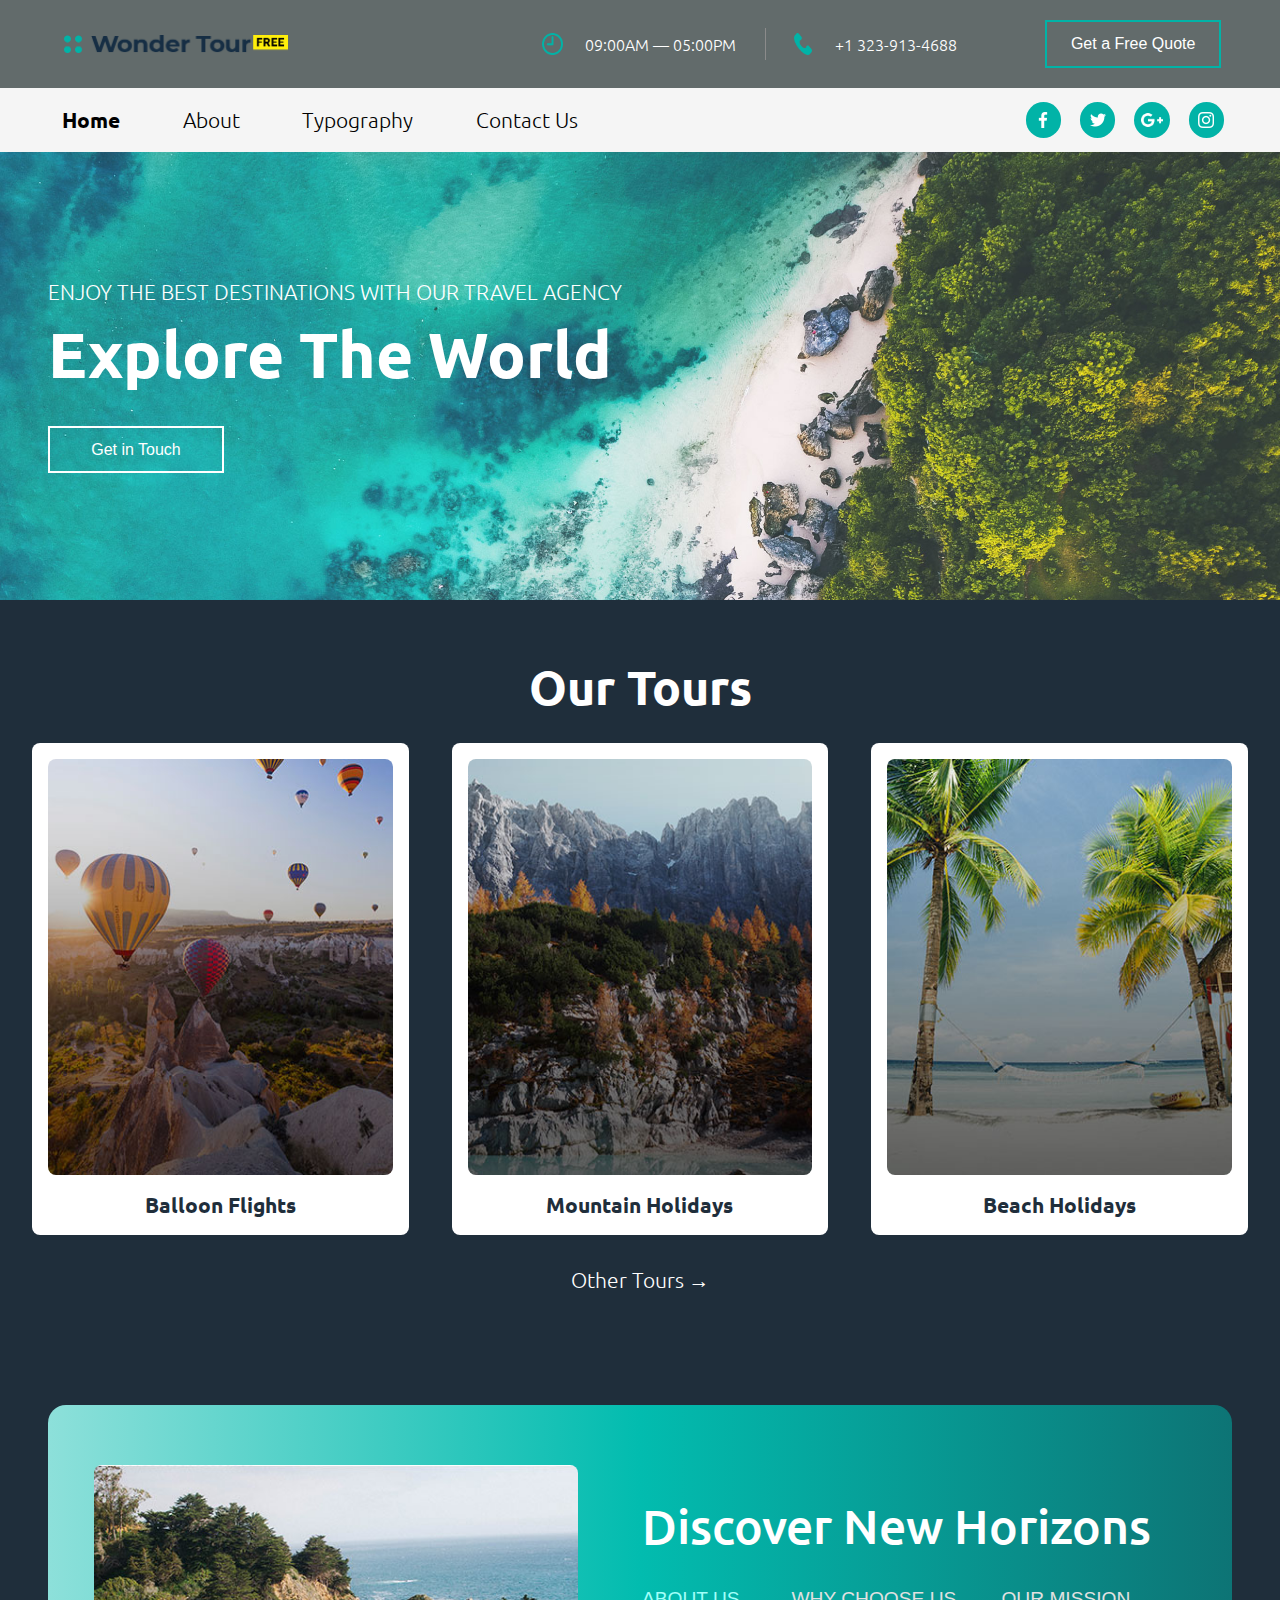
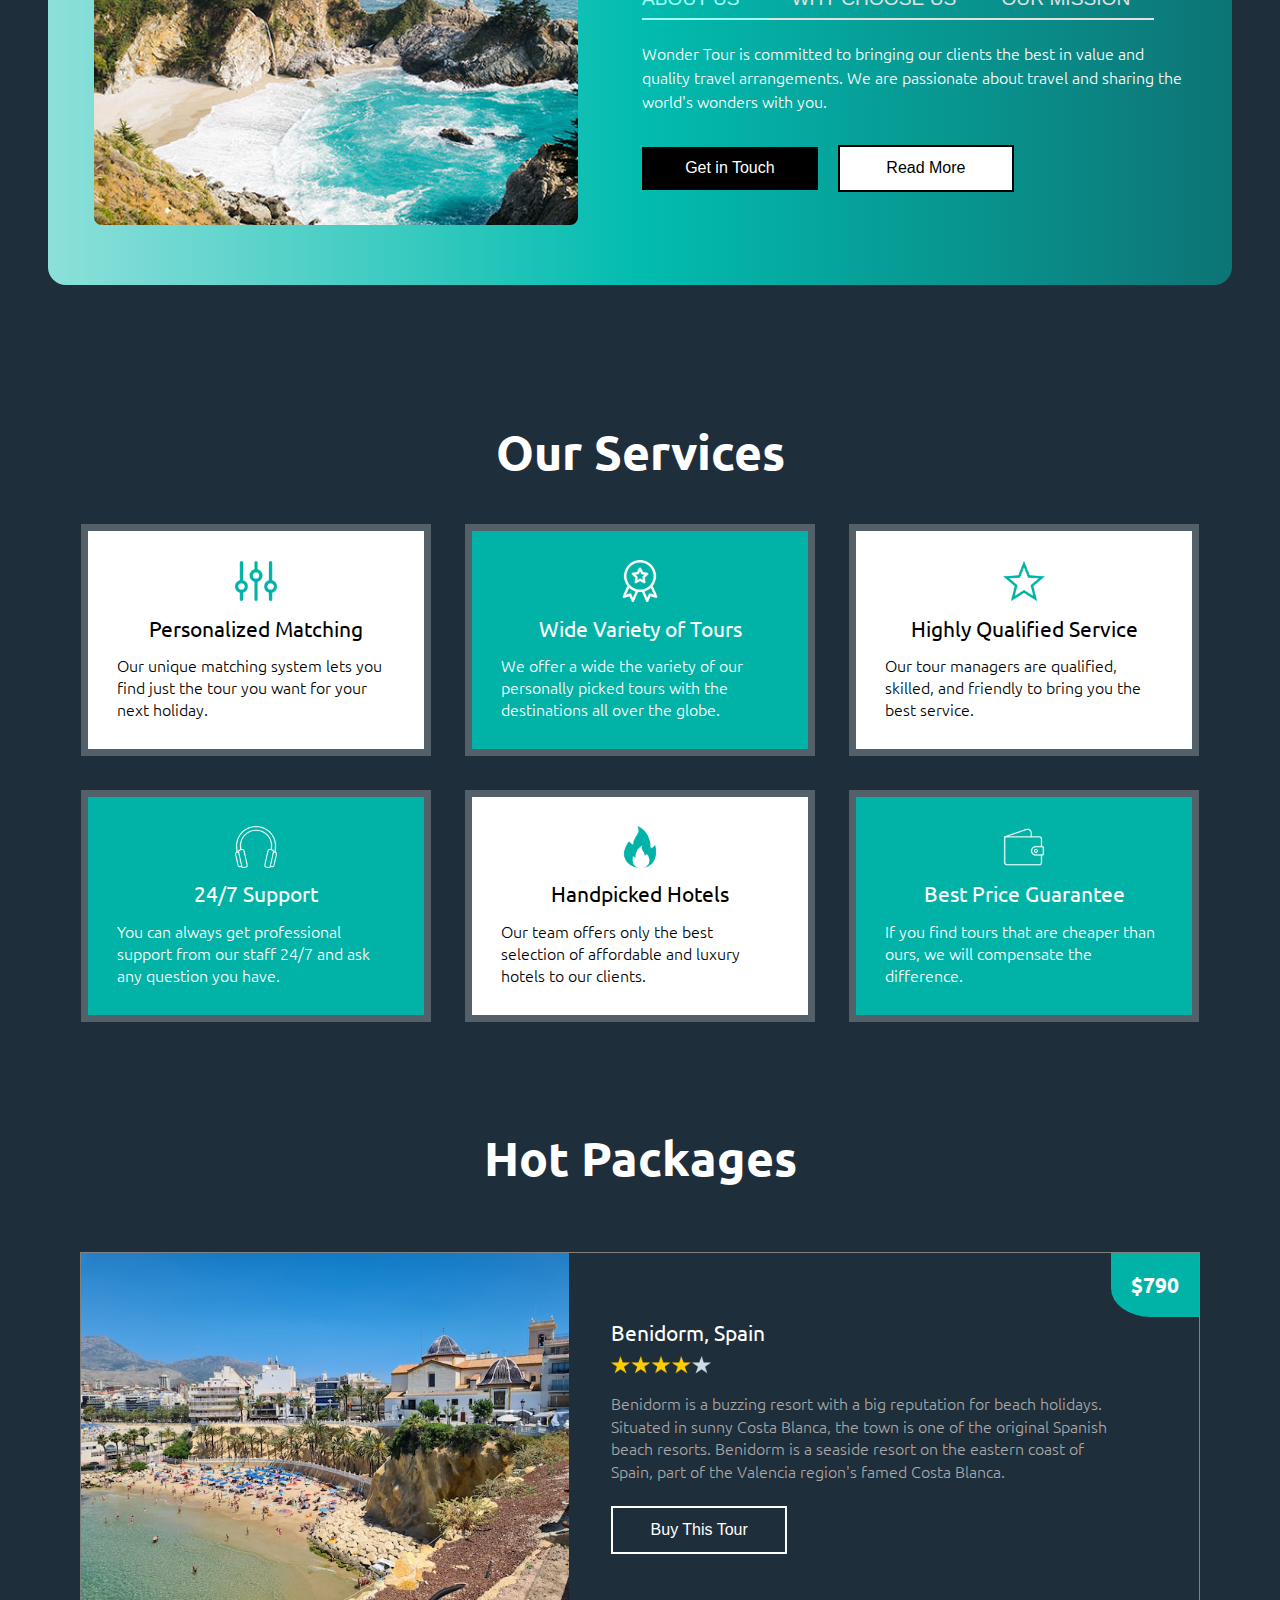
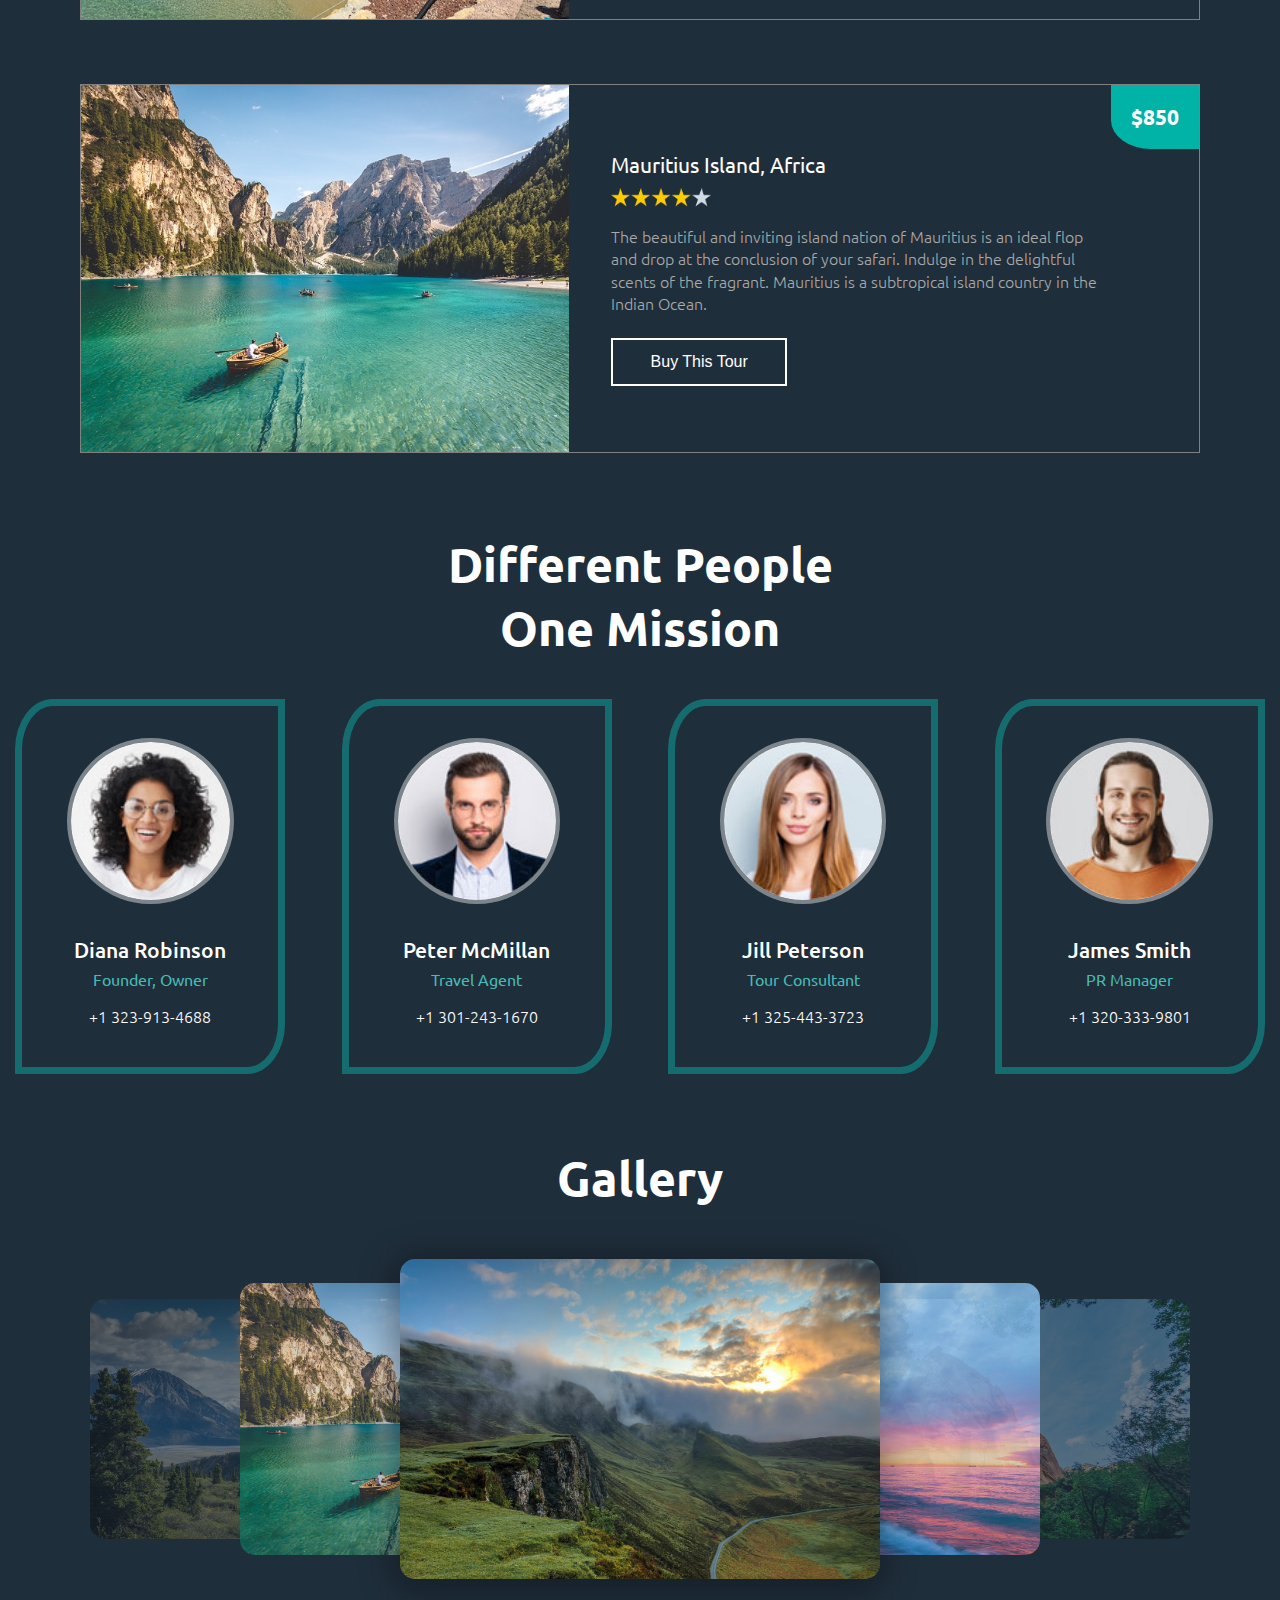
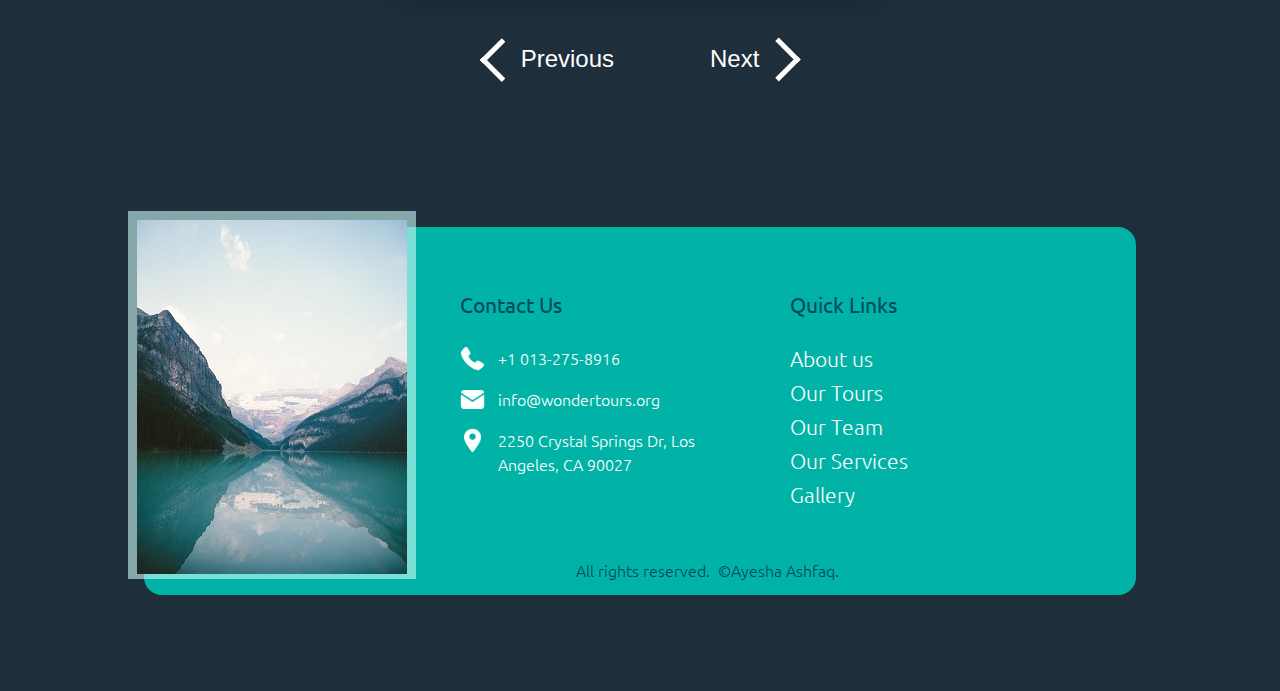
<file: Wonder Tour/index.html>
<!DOCTYPE html>
<html lang="en">

<head>
    <meta charset="UTF-8">
    <meta name="viewport" content="width=device-width, initial-scale=1.0">
    <link
        href="https://fonts.googleapis.com/css2?family=Outfit:wght@200;300&family=Ubuntu:wght@300;400;500;700&display=swap"
        rel="stylesheet">
    <link rel="stylesheet" href="css/style.css">

    <link rel="stylesheet" href="https://cdnjs.cloudflare.com/ajax/libs/font-awesome/4.7.0/css/font-awesome.min.css">

    <link rel="icon" href="img/website-logo.png" type="image/x-icon">

    <title>Wonder Tour</title>
</head>

<body>
    <header id="home-header">
        <div class="logo-header">
            <div class="logo">
                <img src="img/website-logo.png" alt="Error Loading img...">
            </div>
            <div class="time-contact-btn">
                <div class="header-time">
                    <img src="img/clock.png" alt="Error Loading img...">
                    <p>09:00AM — 05:00PM</p>
                </div>
                <div class="header-contact">
                    <img src="img/phone.png" alt="Error Loading img...">
                    <p>+1 323-913-4688</p>
                </div>
                <div class="header-btn">
                    <button class="btn"><a href="contact-us.html">Get a Free Quote</a></button>
                </div>
            </div>
        </div>

        <nav class="navbar">
            <div class="nav-items">
                <ul>
                    <li> <a href="index.html" class="active">Home</a> </li>
                    <li> <a href="about.html" >About</a> </li>
                    <li> <a href="typography.html">Typography</a> </li>
                    <li> <a href="contact-us.html">Contact Us</a> </li>
                </ul>
            </div>
            <div class="social-links">
                <div class="facebook">
                    <img src="img/facebook.png" alt="Error loading...">
                </div>
                <div class="twitter">
                    <img src="img/twitter.png" alt="Error loading...">
                </div>
                <div class="google">
                    <img src="img/google.png" alt="Error loading...">
                </div>
                <div class="instagram">
                    <img src="img/instagram.png" alt="Error loading...">
                </div>
            </div>
            <div class="ham-burger-icon">
                <a href="javascript:void(0);" class="icon" onclick="myFunction()">
                    <i class="fa fa-bars"></i>
                  </a>
            </div>
        </nav>
    </header>

    <div class="home-bg">
        <p>ENJOY THE BEST DESTINATIONS WITH OUR TRAVEL AGENCY</p>
        <h2>Explore <span>The World</span></h2>
        <button class="btn"><a href="contact-us.html">Get in Touch</a></button>
    </div>


    <div class="home-cards">
        <div class="main-heading">Our Tours</div>
        <div class="cards">
            <div class="card1 card-s">
                <img src="img/card1.jpg" alt="Error loading...">
                <p>Balloon Flights</p>
            </div>
            <div class="card2 card-s">
                <img src="img/card2.jpg" alt="Error loading...">
                <p>Mountain Holidays</p>
            </div>
            <div class="card3 card-s">
                <img src="img/card3.jpg" alt="Error loading...">
                <p>Beach Holidays</p>
            </div>
        </div>
        <div class="bottom-heading">
            <a href="#">Other Tours <span>&#8594</span></a>
        </div>
    </div>

    <div class="discover-horizon">
        <div class="img-c"></div>
        <div class="horizon">
            <p class="heading">Discover New Horizons</p>
            <div class="horizon-tab">
                <button class="tablinks btn tab1 defaultOpen" onclick="openHorizonTabs(event, 'horizon-about')">ABOUT
                    US</button>
                <button class="tablinks btn tab2" onclick="openHorizonTabs(event, 'horizon-chooseUs')">WHY CHOOSE
                    US</button>
                <button class="tablinks btn tab3" onclick="openHorizonTabs(event, 'horizon-mission')">OUR
                    MISSION</button>
            </div>

            <!-- =================================================== -->

            <!-- Horizons Tab content -->
            <div id="horizon-about" class="horizon-tabContent">
                <p>Wonder Tour is committed to bringing our clients the best in value and quality travel arrangements.
                    We are passionate about travel and sharing the world's wonders with you.</p>
                <div class="horizon-about-btn">
                    <button class="btn1 btn">Get in Touch</button>
                    <button class="btn2 btn">Read More</button>
                </div>
            </div>
            <div id="horizon-chooseUs" class="horizon-tabContent">
                <p>We are proud to offer excellent quality and value for money in our tours, which give you the chance
                    to experience your chosen destination in an authentic and exciting way.</p>
                <div class="horizon-chooseUs-btn">
                    <button class="btn1 btn">Get in Touch</button>
                    <button class="btn2 btn">Read More</button>
                </div>
            </div>
            <div id="horizon-mission" class="horizon-tabContent">
                <p>Our mission is to provide the ultimate travel planning experience while becoming a one-stop shop for
                    each and every travel service available in the industry.</p>
                <div class="horizon-mission-btn">
                    <button class="btn1 btn">Get in Touch</button>
                    <button class="btn2 btn">Read More</button>
                </div>
            </div>

            <!-- =================================================== -->
        </div>
    </div>


    <div class="our-services" id="services">
        <div class="main-heading">Our Services</div>
        <div class="services-c">
            <div class="service1 service-box">
                <img src="img/equalizer.png" alt="Error loading...">
                <p class="title">Personalized Matching</p>
                <p class="description">Our unique matching system lets you find just the tour you want for your next
                    holiday.</p>
            </div>
            <div class="service2 service-box">
                <img src="img/medal.png" alt="Error loading...">
                <p class="title">Wide Variety of Tours</p>
                <p class="description">We offer a wide the variety of our personally picked tours with the destinations
                    all over the globe.</p>
            </div>
            <div class="service3 service-box">
                <img src="img/star.png" alt="Error loading...">
                <p class="title">Highly Qualified Service</p>
                <p class="description">Our tour managers are qualified, skilled, and friendly to bring you the best
                    service.</p>
            </div>
            <div class="service4 service-box">
                <img src="img/headphones.png" alt="Error loading...">
                <p class="title">24/7 Support</p>
                <p class="description">You can always get professional support from our staff 24/7 and ask any question
                    you have.</p>
            </div>
            <div class="service5 service-box">
                <img src="img/fire.png" alt="Error loading...">
                <p class="title">Handpicked Hotels</p>
                <p class="description">Our team offers only the best selection of affordable and luxury hotels to our
                    clients.</p>
            </div>
            <div class="service6 service-box">
                <img src="img/wallet.png" alt="Error loading...">
                <p class="title">Best Price Guarantee</p>
                <p class="description">If you find tours that are cheaper than ours, we will compensate the difference.
                </p>
            </div>
        </div>
    </div>

    <div class="our-tours" id="tours">
        <div class="main-heading">Hot Packages</div>
        <div class="tour">
            <div class="tour-img">
                <img src="img/tour1.jpg" alt="Benidorm, the beautiful beach in Spain">
            </div>
            <div class="tour-package">
                <p class="destination">Benidorm, Spain</p>
                <img src="img/star-rating.png" alt="Customer Reviews">
                <p class="description">Benidorm is a buzzing resort with a big reputation for beach holidays. Situated
                    in sunny Costa Blanca, the town is one of the original Spanish beach resorts. Benidorm is a seaside
                    resort on the eastern coast of Spain, part of the Valencia region's famed Costa Blanca.</p>
                <button class="btn"><a href="#">Buy This Tour</a></button>
            </div>

            <div class="price">$790</div>

        </div>

        <div class="tour">
            <div class="tour-img">
                <img src="img/tour2.jpg" alt="Mauritius Island ">
            </div>
            <div class="tour-package">
                <p class="destination">Mauritius Island, Africa</p>
                <img src="img/star-rating.png" alt="Customer Reviews">
                <p class="description">The beautiful and inviting island nation of Mauritius is an ideal flop and drop
                    at the conclusion of your safari. Indulge in the delightful scents of the fragrant. Mauritius is a
                    subtropical island country in the Indian Ocean.</p>
                <button class="btn"><a href="#">Buy This Tour</a></button>
            </div>

            <div class="price">$850</div>

        </div>
    </div>

    <div class="our-team" id="team">
        <div class="main-heading team-heading1">Different People</div>
        <div class="main-heading team-heading2">One Mission</div>
        <div class="team-members">
            <div class="member1 member">
                <img src="img/team-member1.jpg" alt="Team Founder">
                <p class="name">Diana Robinson</p>
                <p class="position">Founder, Owner</p>
                <p class="phone">+1 323-913-4688</p>
            </div>
            <div class="member2 member">
                <img src="img/team-member2.jpg" alt="Team Travel Agent">
                <p class="name">Peter McMillan</p>
                <p class="position">Travel Agent</p>
                <p class="phone">+1 301-243-1670</p>
            </div>
            <div class="member3 member">
                <img src="img/team-member3.jpg" alt="Team Tour Consultant">
                <p class="name">Jill Peterson</p>
                <p class="position">Tour Consultant</p>
                <p class="phone">+1 325-443-3723</p>
            </div>
            <div class="member4 member">
                <img src="img/team-member4.jpg" alt="Team PR Manager">
                <p class="name">James Smith</p>
                <p class="position">PR Manager</p>
                <p class="phone">+1 320-333-9801</p>
            </div>
        </div>
    </div>


    <!-- Slideshow container -->
    <div class="gallery">
        <div class="main-heading">Gallery</div>
        <div class="gallery-container">
            <img src="img/gallery-img1.jpg" class="gallery-item gallery-item-1">
            <img src="img/gallery-img2.jpg" class="gallery-item gallery-item-2">
            <img src="img/gallery-img3.jpg" class="gallery-item gallery-item-3">
            <img src="img/gallery-img4.jpg" class="gallery-item gallery-item-4">
            <img src="img/gallery-img5.jpg" class="gallery-item gallery-item-5">            
        </div>
        <div class="gallery-controls">

        </div>
    </div>


    <footer>
        <div class="contact-us">
            <div class="side-img">
                <img src="img/footer.jpg">
            </div>

            <div class="containers">

                <div class="menus">
                    <div class="contact-us-menu">
                        <p>Contact Us</p>
                        <div class="phone">
                            <img src="img/C-phone.png">
                            <p>+1 013-275-8916</p>
                        </div>
                        <div class="email">
                            <img src="img/C-message.png">
                            <p>info@wondertours.org</p>
                        </div>
                        <div class="location">
                            <img src="img/C-location.png">
                            <p>2250 Crystal Springs Dr, Los Angeles, CA 90027</p>
                        </div>
                    </div>

                    <div class="links-menu">
                        <p>Quick Links</p>
                        <ul class="links">
                            <li> <a href="#about">About us</a> </li>
                            <li> <a href="#tours">Our Tours</a> </li>
                            <li> <a href="#team">Our Team</a> </li>
                            <li> <a href="#services">Our Services</a> </li>
                            <li> <a href="#gallery">Gallery</a> </li>
                        </ul>
                    </div>
                </div>

                <div class="copyright">
                    All rights reserved. &nbsp; <span>&copy</span> Ayesha Ashfaq.
                </div>

            </div>


        </div>

    </footer>



    <script src="js/main.js"></script>

</body>

</html>
</file>
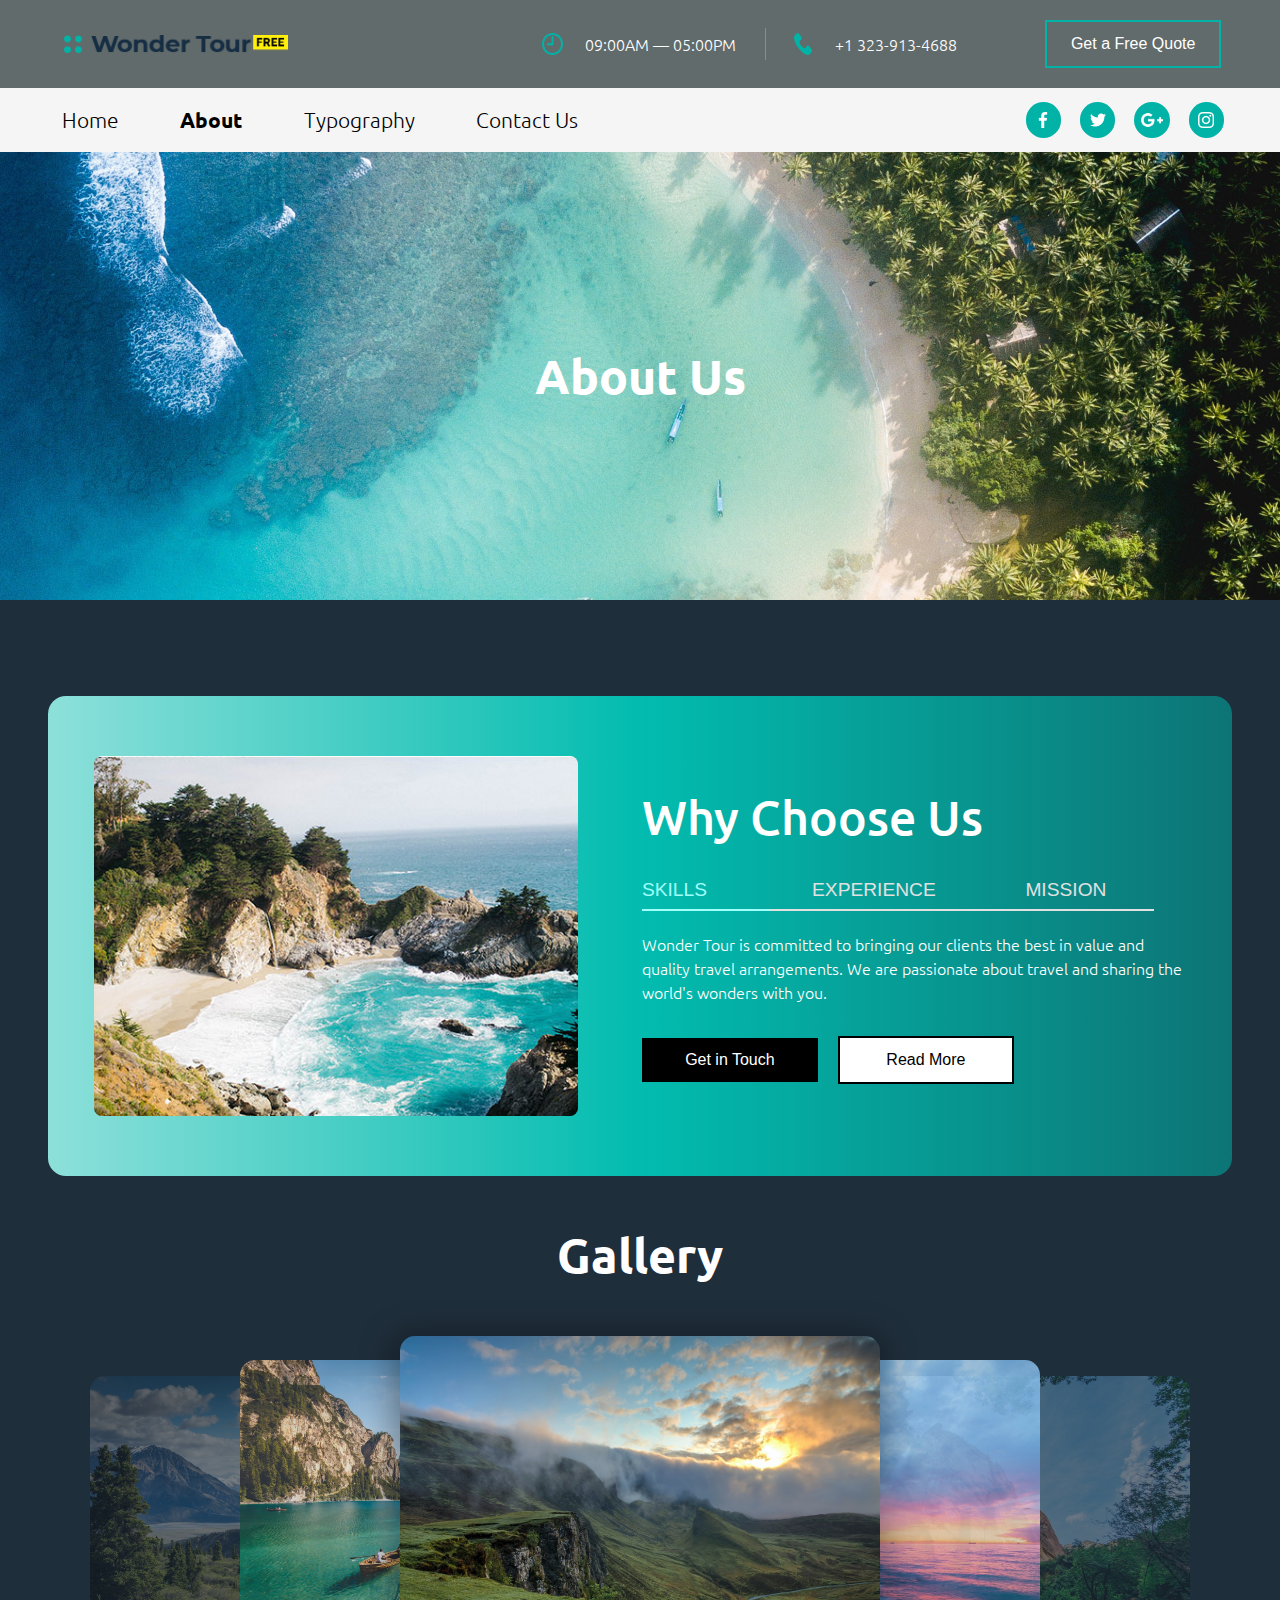
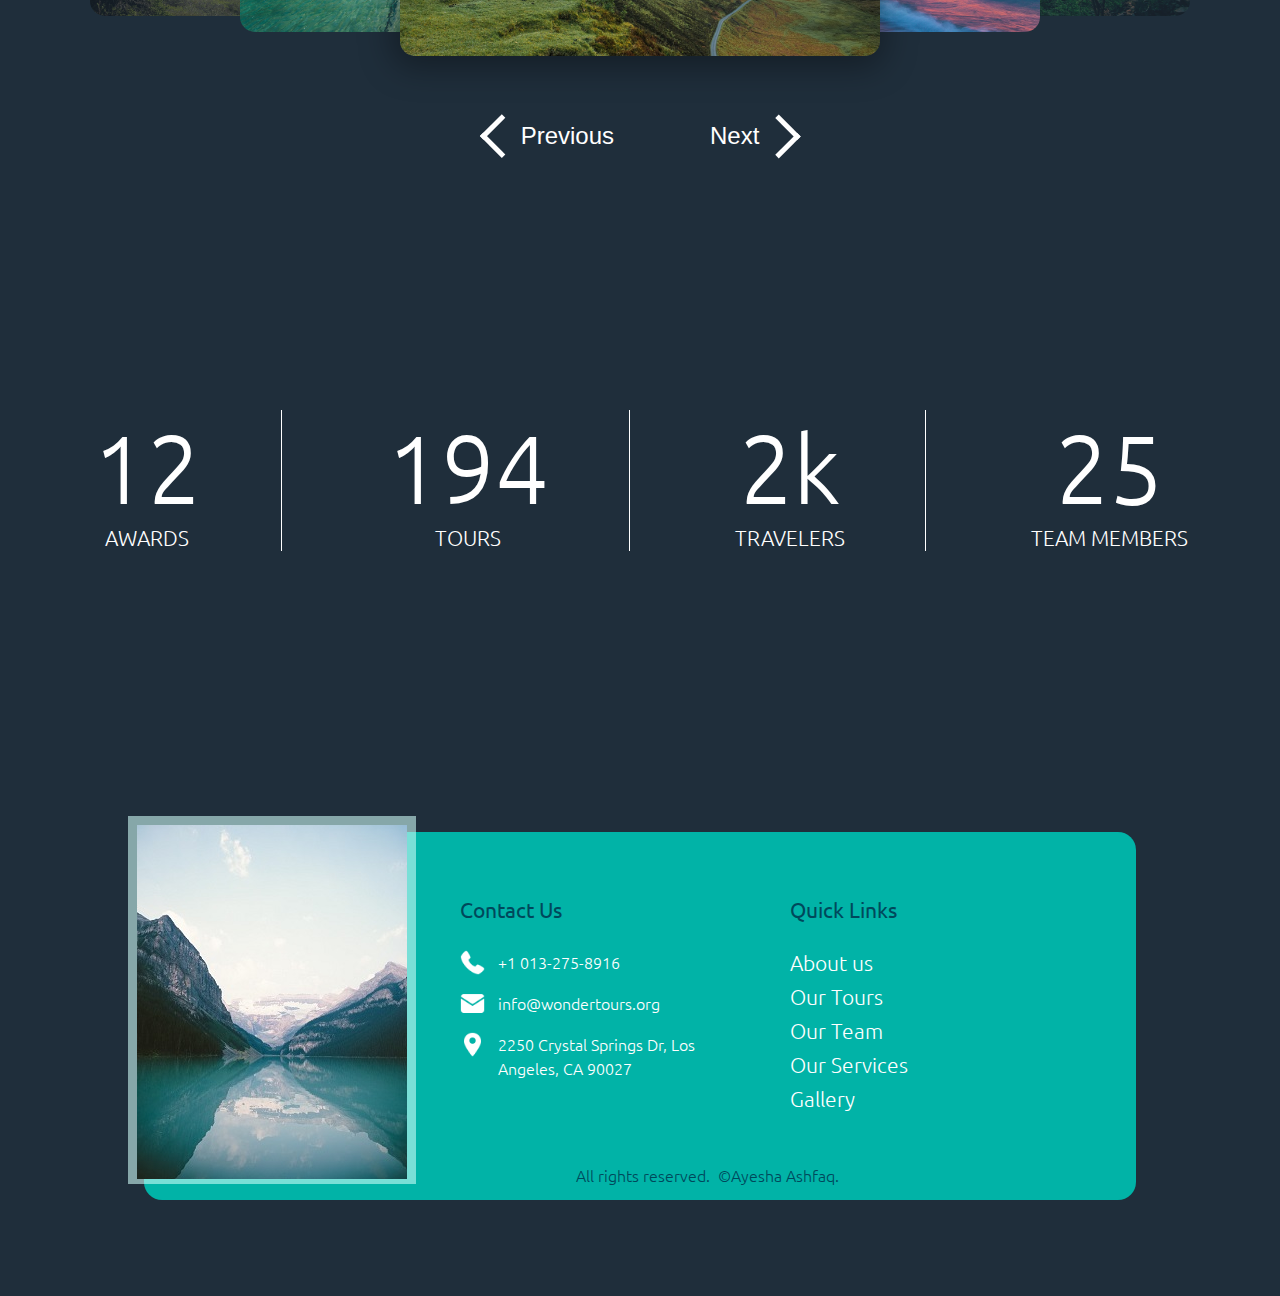
<file: Wonder Tour/about.html>
<!DOCTYPE html>
<html lang="en">
<head>
    <meta charset="UTF-8">
    <meta name="viewport" content="width=device-width, initial-scale=1.0">
    <link
        href="https://fonts.googleapis.com/css2?family=Outfit:wght@200;300&family=Ubuntu:wght@300;400;500;700&display=swap"
        rel="stylesheet">
    <link rel="stylesheet" href="css/style.css">

    <link rel="icon" href="img/website-logo.png" type="image/x-icon">

    <title>Wonder Tour</title>
</head>
<body>

    <header id="home-header">
        <div class="logo-header">
            <div class="logo">
                <img src="img/website-logo.png" alt="Error Loading img...">
            </div>
            <div class="time-contact-btn">
                <div class="header-time">
                    <img src="img/clock.png" alt="Error Loading img...">
                    <p>09:00AM — 05:00PM</p>
                </div>
                <div class="header-contact">
                    <img src="img/phone.png" alt="Error Loading img...">
                    <p>+1 323-913-4688</p>
                </div>
                <div class="header-btn">
                    <button class="btn"><a href="contact-us.html">Get a Free Quote</a></button>
                </div>
            </div>
        </div>

        <nav class="navbar">
            <div class="nav-items">
                <ul>
                    <li> <a href="index.html">Home</a> </li>
                    <li> <a href="about.html" class="active">About</a> </li>
                    <li> <a href="typography.html">Typography</a> </li>
                    <li> <a href="contact-us.html">Contact Us</a> </li>
                </ul>
            </div>
            <div class="social-links">
                <div class="facebook">
                    <img src="img/facebook.png" alt="Error loading...">
                </div>
                <div class="twitter">
                    <img src="img/twitter.png" alt="Error loading...">
                </div>
                <div class="google">
                    <img src="img/google.png" alt="Error loading...">
                </div>
                <div class="instagram">
                    <img src="img/instagram.png" alt="Error loading...">
                </div>
            </div>
        </nav>
    </header>

    <div class="about-bg">
        <div class="main-heading">About Us</div>

    </div>


    <!-- //===========================================================// -->

    <div class="discover-horizon">
        <div class="img-c"></div>
        <div class="horizon">
            <p class="heading">Why Choose Us</p>
            <div class="horizon-tab">
                <button class="tablinks btn tab1 defaultOpen" onclick="openHorizonTabs(event, 'horizon-about')">SKILLS</button>
                <button class="tablinks btn tab2" onclick="openHorizonTabs(event, 'horizon-chooseUs')">EXPERIENCE</button>
                <button class="tablinks btn tab3" onclick="openHorizonTabs(event, 'horizon-mission')">MISSION</button>
            </div>

            <!-- =================================================== -->

            <!-- Horizons Tab content -->
            <div id="horizon-about" class="horizon-tabContent">
                <p>Wonder Tour is committed to bringing our clients the best in value and quality travel arrangements.
                    We are passionate about travel and sharing the world's wonders with you.</p>
                <div class="horizon-about-btn">
                    <button class="btn1 btn">Get in Touch</button>
                    <button class="btn2 btn">Read More</button>
                </div>
            </div>
            <div id="horizon-chooseUs" class="horizon-tabContent">
                <p>We are proud to offer excellent quality and value for money in our tours, which give you the chance
                    to experience your chosen destination in an authentic and exciting way.</p>
                <div class="horizon-chooseUs-btn">
                    <button class="btn1 btn">Get in Touch</button>
                    <button class="btn2 btn">Read More</button>
                </div>
            </div>
            <div id="horizon-mission" class="horizon-tabContent">
                <p>Our mission is to provide the ultimate travel planning experience while becoming a one-stop shop for
                    each and every travel service available in the industry.</p>
                <div class="horizon-mission-btn">
                    <button class="btn1 btn"><a href="contact-us.html">Get in Touch</a></button>
                    <button class="btn2 btn"><a href="about.html">Read More</a></button>
                </div>
            </div>

        </div>
    </div>

    
    <!-- //===========================================================// -->



    <!-- Slideshow Container -->
    <div class="gallery">
        <div class="main-heading">Gallery</div>
        <div class="gallery-container">
            <img src="img/gallery-img1.jpg" class="gallery-item gallery-item-1">
            <img src="img/gallery-img2.jpg" class="gallery-item gallery-item-2">
            <img src="img/gallery-img3.jpg" class="gallery-item gallery-item-3">
            <img src="img/gallery-img4.jpg" class="gallery-item gallery-item-4">
            <img src="img/gallery-img5.jpg" class="gallery-item gallery-item-5">            
        </div>
        <div class="gallery-controls">

        </div>
    </div>


    <!-- //===========================================================// -->

    <!-- Parallax Effect Container -->

    <div class="parallax">
        <div class="awards parallax-item">
            <p>12</p>
            <span>AWARDS</span>
        </div>
        <div class="tours parallax-item">
            <p>194</p>
            <span>TOURS</span>
        </div>
        <div class="travelers parallax-item">
            <p>2k</p>
            <span>TRAVELERS</span>
        </div>
        <div class="team parallax-item">
            <p>25</p>
            <span>TEAM MEMBERS</span>
        </div>
    </div>




    <!-- //===========================================================// -->
    
    


    <footer>
        <div class="contact-us">
            <div class="side-img">
                <img src="img/footer.jpg">
            </div>

            <div class="containers">

                <div class="menus">
                    <div class="contact-us-menu">
                        <p>Contact Us</p>
                        <div class="phone">
                            <img src="img/C-phone.png">
                            <p>+1 013-275-8916</p>
                        </div>
                        <div class="email">
                            <img src="img/C-message.png">
                            <p>info@wondertours.org</p>
                        </div>
                        <div class="location">
                            <img src="img/C-location.png">
                            <p>2250 Crystal Springs Dr, Los Angeles, CA 90027</p>
                        </div>
                    </div>

                    <div class="links-menu">
                        <p>Quick Links</p>
                        <ul class="links">
                            <li> <a href="#about">About us</a> </li>
                            <li> <a href="#tours">Our Tours</a> </li>
                            <li> <a href="#team">Our Team</a> </li>
                            <li> <a href="#services">Our Services</a> </li>
                            <li> <a href="#gallery">Gallery</a> </li>
                        </ul>
                    </div>
                </div>

                <div class="copyright">
                    All rights reserved. &nbsp; <span>&copy</span> Ayesha Ashfaq.
                </div>

            </div>


        </div>

    </footer>



    <script src="js/main.js"></script>
</body>
</html>
</file>
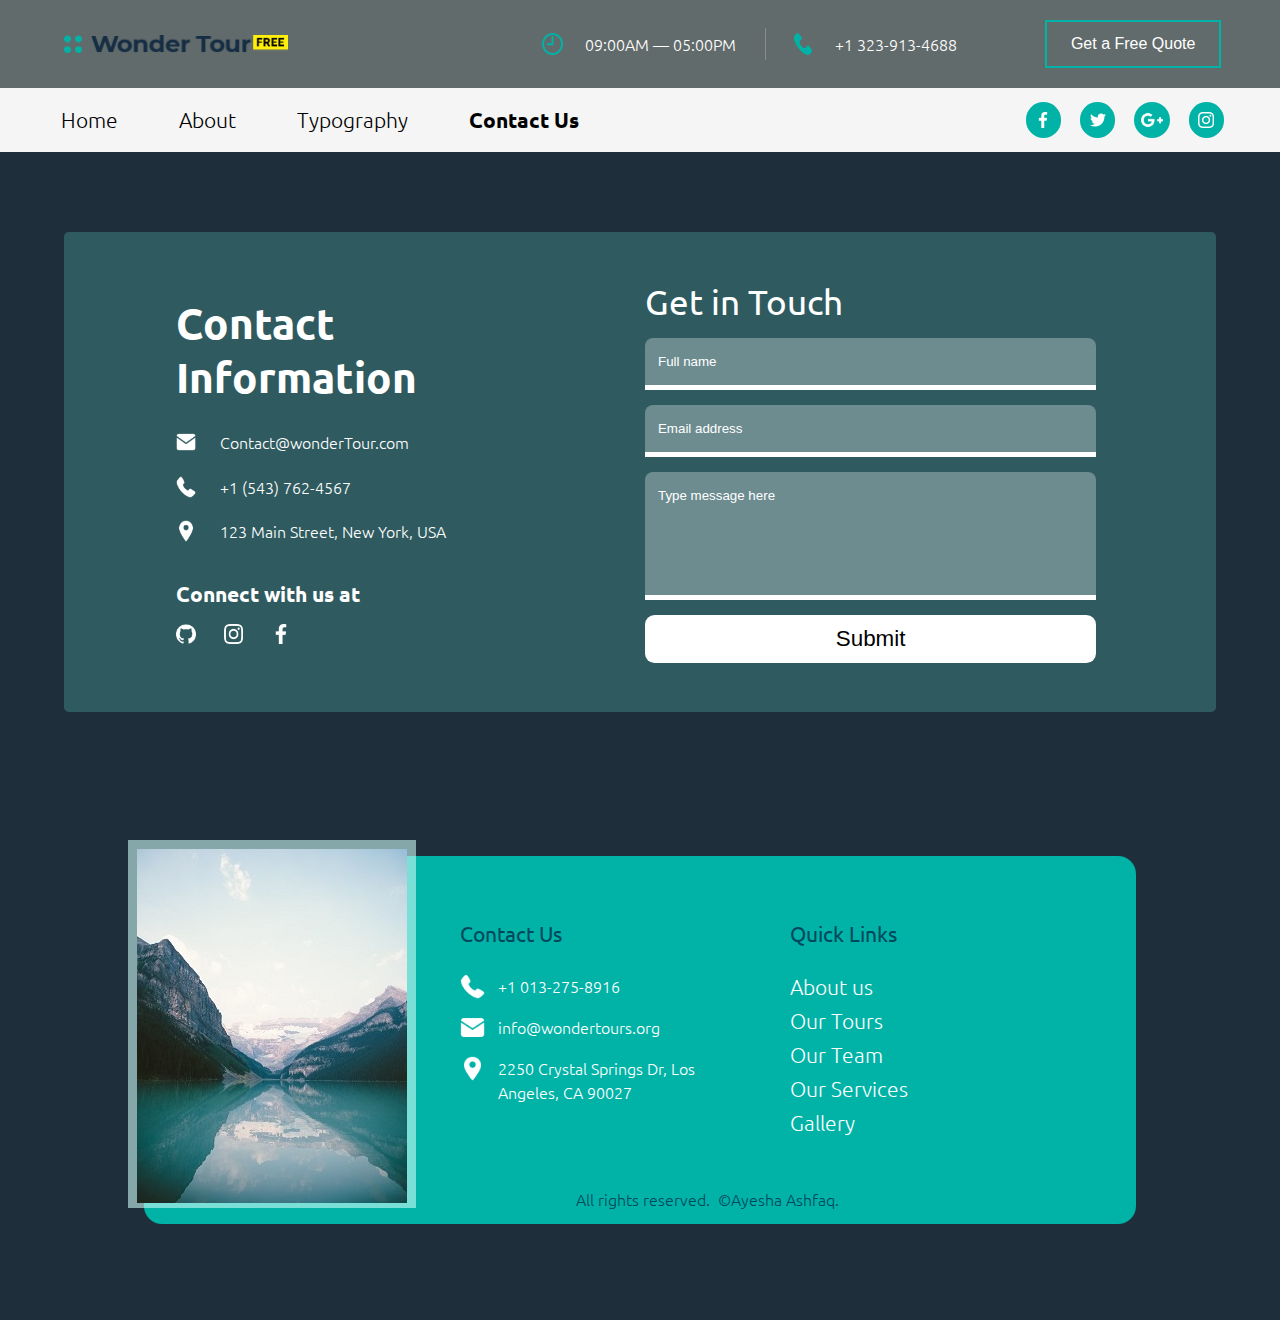
<file: Wonder Tour/contact-us.html>
<!DOCTYPE html>
<html lang="en">
<head>
    <meta charset="UTF-8">
    <meta name="viewport" content="width=device-width, initial-scale=1.0">
    <link
        href="https://fonts.googleapis.com/css2?family=Outfit:wght@200;300&family=Ubuntu:wght@300;400;500;700&display=swap"
        rel="stylesheet">
    <link rel="stylesheet" href="css/style.css">

    <link rel="icon" href="img/website-logo.png" type="image/x-icon">

    <title>Wonder Tour</title>
</head>
<body>

    <header id="home-header">
        <div class="logo-header">
            <div class="logo">
                <img src="img/website-logo.png" alt="Error Loading img...">
            </div>
            <div class="time-contact-btn">
                <div class="header-time">
                    <img src="img/clock.png" alt="Error Loading img...">
                    <p>09:00AM — 05:00PM</p>
                </div>
                <div class="header-contact">
                    <img src="img/phone.png" alt="Error Loading img...">
                    <p>+1 323-913-4688</p>
                </div>
                <div class="header-btn">
                    <button class="btn"><a href="contact-us.html">Get a Free Quote</a></button>
                </div>
            </div>
        </div>

        <nav class="navbar">
            <div class="nav-items">
                <ul>
                    <li> <a href="index.html">Home</a> </li>
                    <li> <a href="about.html">About</a> </li>
                    <li> <a href="typography.html">Typography</a> </li>
                    <li> <a href="contact-us.html" class="active">Contact Us</a> </li>
                </ul>
            </div>
            <div class="social-links">
                <div class="facebook">
                    <img src="img/facebook.png" alt="Error loading...">
                </div>
                <div class="twitter">
                    <img src="img/twitter.png" alt="Error loading...">
                </div>
                <div class="google">
                    <img src="img/google.png" alt="Error loading...">
                </div>
                <div class="instagram">
                    <img src="img/instagram.png" alt="Error loading...">
                </div>
            </div>
        </nav>
    </header>

    <!-- ======================================================= -->


    <div id="contact-us">
        <div class="left">
            <div class="label">Contact Information</div>
            <div class="message">
                <img src="img/C-message.png" class="contact-us-img">
                <p>Contact@wonderTour.com</p>
            </div>
            <div class="phone">
                <img src="img/C-phone.png" class="contact-us-img">
                <p>+1 (543) 762-4567</p>
            </div>
            <div class="location">
                <img src="img/C-location.png" class="contact-us-img">
                <p>123 Main Street, New York, USA</p>
            </div>
            <div class="bottom-left">
                <p class="heading">Connect with us at</p>
            <div class="icons">
                <img src="img/github.png" class="contact-us-img">
                <img src="img/instagram.png" class="contact-us-img">
                <img src="img/facebook.png" class="contact-us-img">
            </div>
            </div>
        </div>
        
        <div class="right">
            <div class="text">Get in Touch</div>
            <input type="text" id="name" placeholder="Full name">
            <input type="email" id="email" placeholder="Email address">
            <textarea name="" id="message" placeholder="Type message here"></textarea>
            <button>Submit</button>
        </div>
    </div>


    <!-- ======================================================= -->


    <footer>
        <div class="contact-us">
            <div class="side-img">
                <img src="img/footer.jpg">
            </div>

            <div class="containers">

                <div class="menus">
                    <div class="contact-us-menu">
                        <p>Contact Us</p>
                        <div class="phone">
                            <img src="img/C-phone.png">
                            <p>+1 013-275-8916</p>
                        </div>
                        <div class="email">
                            <img src="img/C-message.png">
                            <p>info@wondertours.org</p>
                        </div>
                        <div class="location">
                            <img src="img/C-location.png">
                            <p>2250 Crystal Springs Dr, Los Angeles, CA 90027</p>
                        </div>
                    </div>

                    <div class="links-menu">
                        <p>Quick Links</p>
                        <ul class="links">
                            <li> <a href="#about">About us</a> </li>
                            <li> <a href="#tours">Our Tours</a> </li>
                            <li> <a href="#team">Our Team</a> </li>
                            <li> <a href="#services">Our Services</a> </li>
                            <li> <a href="#gallery">Gallery</a> </li>
                        </ul>
                    </div>
                </div>

                <div class="copyright">
                    All rights reserved. &nbsp; <span>&copy</span> Ayesha Ashfaq.
                </div>

            </div>


        </div>

    </footer>



    <script src="js/main.js"></script>
</body>
</html>
</file>
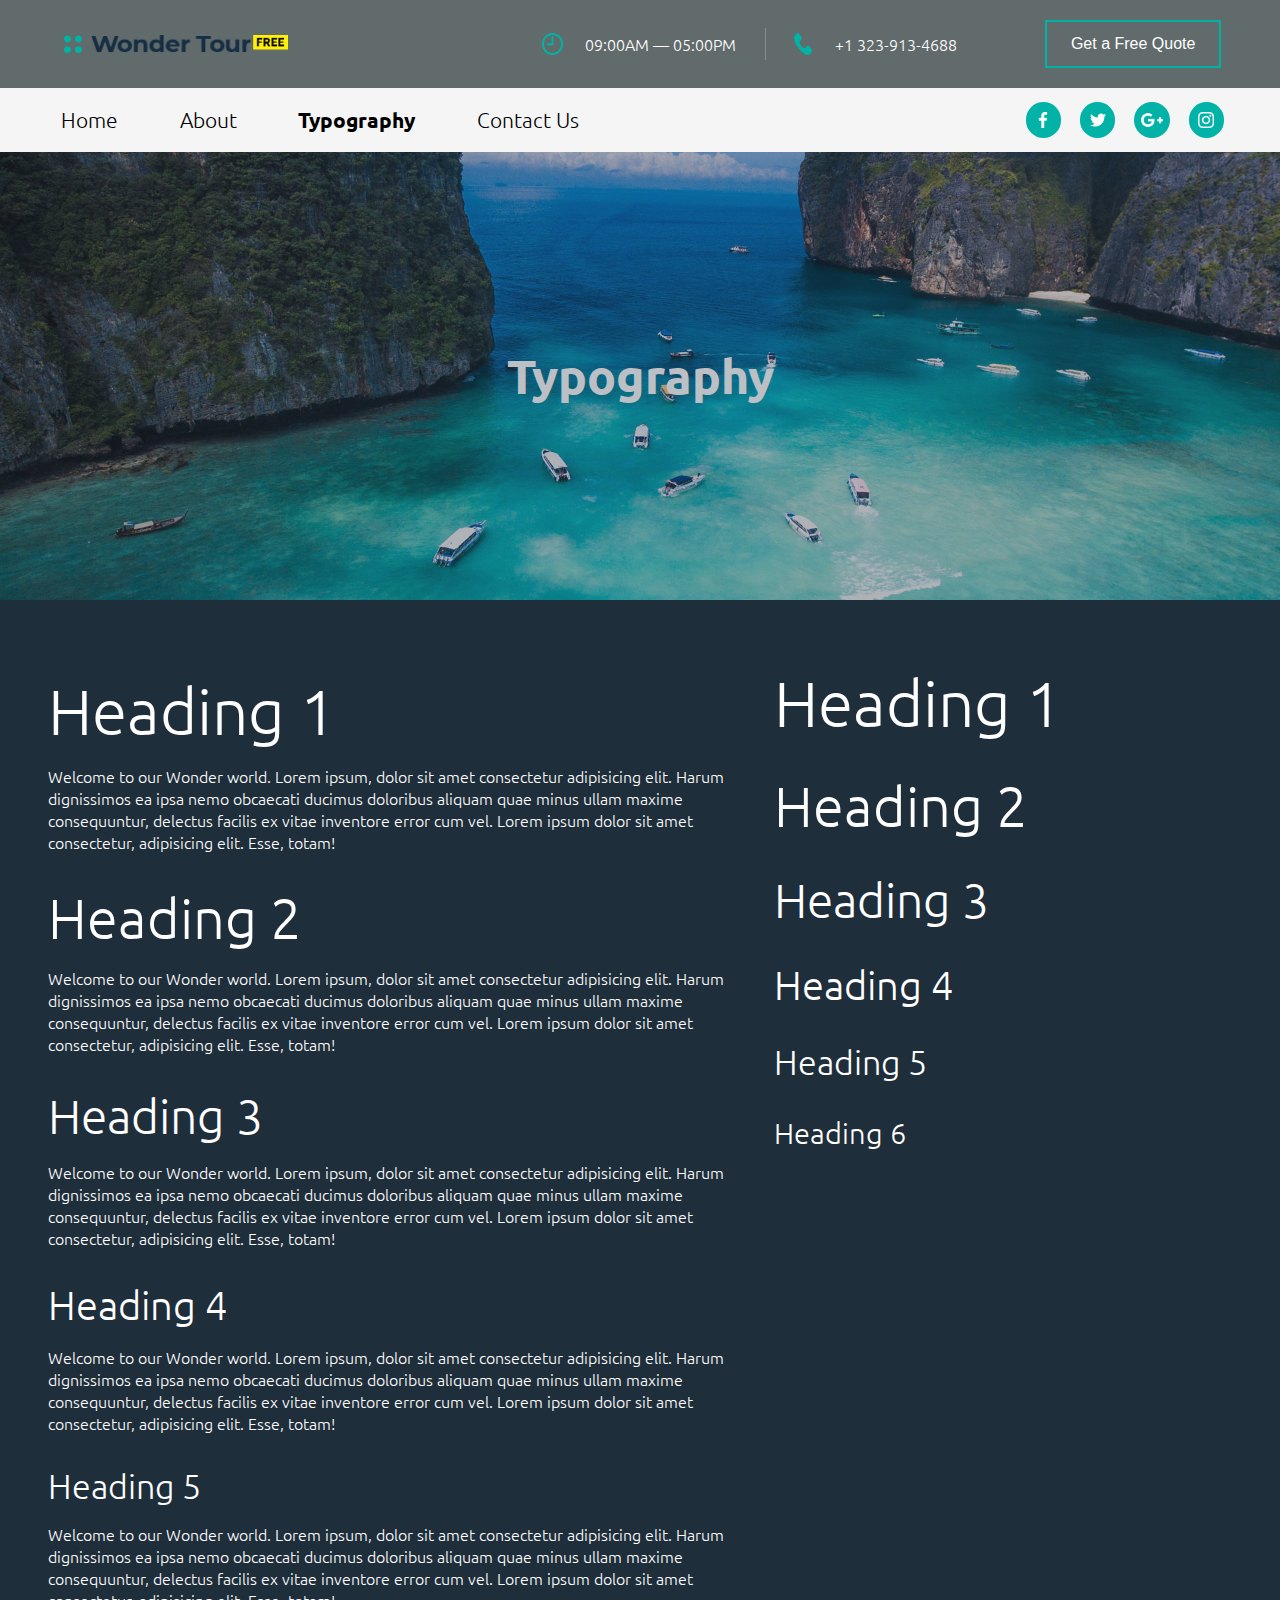
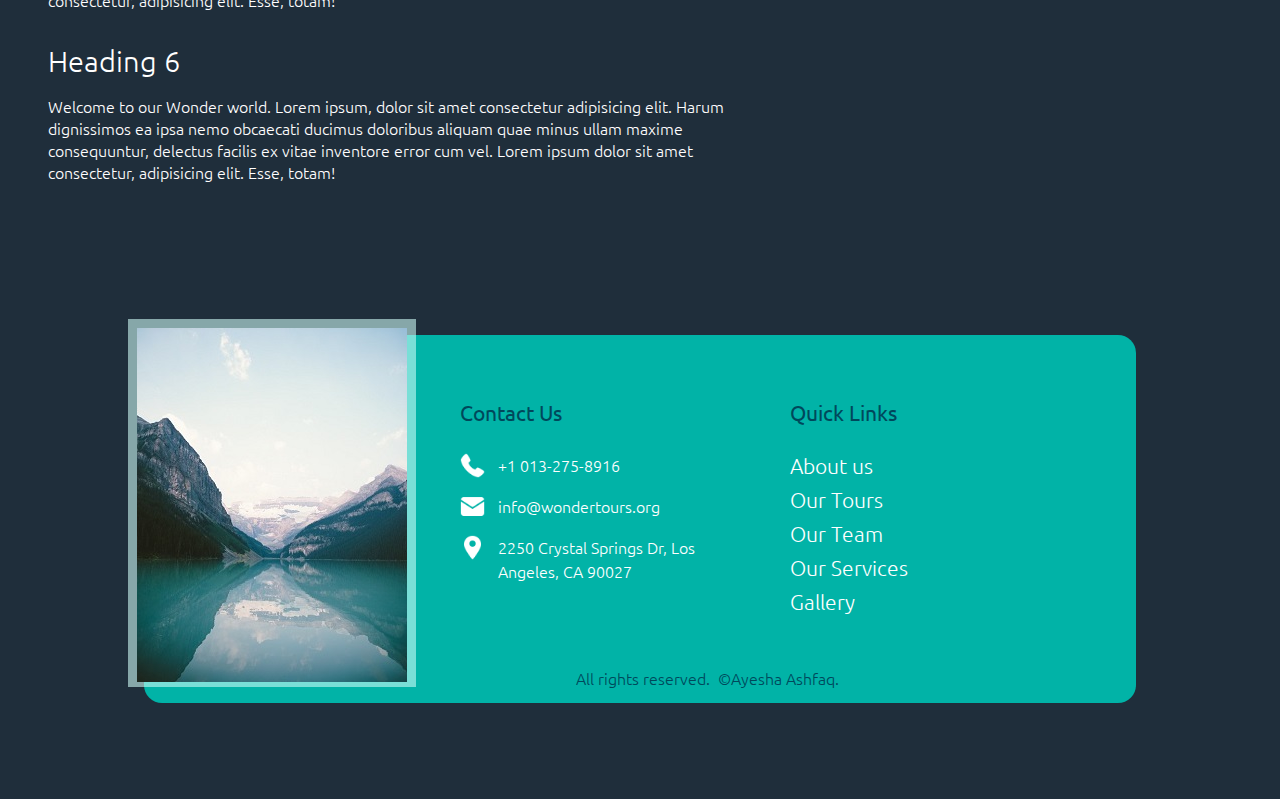
<file: Wonder Tour/typography.html>
<!DOCTYPE html>
<html lang="en">
<head>
    <meta charset="UTF-8">
    <meta name="viewport" content="width=device-width, initial-scale=1.0">
    <link
        href="https://fonts.googleapis.com/css2?family=Outfit:wght@200;300&family=Ubuntu:wght@300;400;500;700&display=swap"
        rel="stylesheet">
    <link rel="stylesheet" href="css/style.css">

    <link rel="icon" href="img/website-logo.png" type="image/x-icon">

    <title>Wonder Tour</title>
</head>
<body>

    <header id="home-header">
        <div class="logo-header">
            <div class="logo">
                <img src="img/website-logo.png" alt="Error Loading img...">
            </div>
            <div class="time-contact-btn">
                <div class="header-time">
                    <img src="img/clock.png" alt="Error Loading img...">
                    <p>09:00AM — 05:00PM</p>
                </div>
                <div class="header-contact">
                    <img src="img/phone.png" alt="Error Loading img...">
                    <p>+1 323-913-4688</p>
                </div>
                <div class="header-btn">
                    <button class="btn"><a href="contact-us.html">Get a Free Quote</a></button>
                </div>
            </div>
        </div>

        <nav class="navbar">
            <div class="nav-items">
                <ul>
                    <li> <a href="index.html">Home</a> </li>
                    <li> <a href="about.html" >About</a> </li>
                    <li> <a href="typography.html" class="active">Typography</a> </li>
                    <li> <a href="contact-us.html">Contact Us</a> </li>
                </ul>
            </div>
            <div class="social-links">
                <div class="facebook">
                    <img src="img/facebook.png" alt="Error loading...">
                </div>
                <div class="twitter">
                    <img src="img/twitter.png" alt="Error loading...">
                </div>
                <div class="google">
                    <img src="img/google.png" alt="Error loading...">
                </div>
                <div class="instagram">
                    <img src="img/instagram.png" alt="Error loading...">
                </div>
            </div>
        </nav>
    </header>

    <div class="typography-bg">
        <div class="main-heading">Typography</div>

    </div>

    <div class="headings-container">
        <div class="heading-description">
            <div class="h-container">
                <p class="heading-1">Heading 1</p>
                <p class="h-description">Welcome to our Wonder world. Lorem ipsum, dolor sit amet consectetur adipisicing elit. Harum dignissimos ea ipsa nemo obcaecati ducimus doloribus aliquam quae minus ullam maxime consequuntur, delectus facilis ex vitae inventore error cum vel. Lorem ipsum dolor sit amet consectetur, adipisicing elit. Esse, totam!
                </p>
            </div>
            <div class="h-container">
                <p class="heading-2">Heading 2</p>
                <p class="h-description">Welcome to our Wonder world. Lorem ipsum, dolor sit amet consectetur adipisicing elit. Harum dignissimos ea ipsa nemo obcaecati ducimus doloribus aliquam quae minus ullam maxime consequuntur, delectus facilis ex vitae inventore error cum vel. Lorem ipsum dolor sit amet consectetur, adipisicing elit. Esse, totam!
                </p>
            </div>
            <div class="h-container">
                <p class="heading-3">Heading 3</p>
                <p class="h-description">Welcome to our Wonder world. Lorem ipsum, dolor sit amet consectetur adipisicing elit. Harum dignissimos ea ipsa nemo obcaecati ducimus doloribus aliquam quae minus ullam maxime consequuntur, delectus facilis ex vitae inventore error cum vel. Lorem ipsum dolor sit amet consectetur, adipisicing elit. Esse, totam!
                </p>
            </div>
            <div class="h-container">
                <p class="heading-4">Heading 4</p>
                <p class="h-description">Welcome to our Wonder world. Lorem ipsum, dolor sit amet consectetur adipisicing elit. Harum dignissimos ea ipsa nemo obcaecati ducimus doloribus aliquam quae minus ullam maxime consequuntur, delectus facilis ex vitae inventore error cum vel. Lorem ipsum dolor sit amet consectetur, adipisicing elit. Esse, totam!
                </p>
            </div>
            <div class="h-container">
                <p class="heading-5">Heading 5</p>
                <p class="h-description">Welcome to our Wonder world. Lorem ipsum, dolor sit amet consectetur adipisicing elit. Harum dignissimos ea ipsa nemo obcaecati ducimus doloribus aliquam quae minus ullam maxime consequuntur, delectus facilis ex vitae inventore error cum vel. Lorem ipsum dolor sit amet consectetur, adipisicing elit. Esse, totam!
                </p>
            </div>
            <div class="h-container">
                <p class="heading-6">Heading 6</p>
                <p class="h-description">Welcome to our Wonder world. Lorem ipsum, dolor sit amet consectetur adipisicing elit. Harum dignissimos ea ipsa nemo obcaecati ducimus doloribus aliquam quae minus ullam maxime consequuntur, delectus facilis ex vitae inventore error cum vel. Lorem ipsum dolor sit amet consectetur, adipisicing elit. Esse, totam!
                </p>
            </div>
        </div>
        <div class="heading-name">
            <p class="heading-1">Heading 1</p>
            <p class="heading-2">Heading 2</p>
            <p class="heading-3">Heading 3</p>
            <p class="heading-4">Heading 4</p>
            <p class="heading-5">Heading 5</p>
            <p class="heading-6">Heading 6</p>
        </div>
    </div>
    


    <footer>
        <div class="contact-us">
            <div class="side-img">
                <img src="img/footer.jpg">
            </div>

            <div class="containers">

                <div class="menus">
                    <div class="contact-us-menu">
                        <p>Contact Us</p>
                        <div class="phone">
                            <img src="img/C-phone.png">
                            <p>+1 013-275-8916</p>
                        </div>
                        <div class="email">
                            <img src="img/C-message.png">
                            <p>info@wondertours.org</p>
                        </div>
                        <div class="location">
                            <img src="img/C-location.png">
                            <p>2250 Crystal Springs Dr, Los Angeles, CA 90027</p>
                        </div>
                    </div>

                    <div class="links-menu">
                        <p>Quick Links</p>
                        <ul class="links">
                            <li> <a href="#about">About us</a> </li>
                            <li> <a href="#tours">Our Tours</a> </li>
                            <li> <a href="#team">Our Team</a> </li>
                            <li> <a href="#services">Our Services</a> </li>
                            <li> <a href="#gallery">Gallery</a> </li>
                        </ul>
                    </div>
                </div>

                <div class="copyright">
                    All rights reserved. &nbsp; <span>&copy</span> Ayesha Ashfaq.
                </div>

            </div>


        </div>

    </footer>



    <script src="js/main.js"></script>
</body>
</html>
</file>
<file: Wonder Tour/css/style.css>
/*   ======================================================================   */
/*   |                                                                    |   */
/*   |                                                                    |   */
/*   |                              DEVELOPER                             |   */
/*   |                            AYESHA ASHFAQ                           |   */
/*   |                                                                    |   */
/*   |                                                                    |   */
/*   ======================================================================   */


/* CSS Reset */


/* CSS Variables */
:root {
    /* --bg-color1: #162e44; */
    --bg-color: #1f2e3b;
    --primary-color: #01b3a7;
    --secondary-color: white;


    /* --gradient-color1: linear-gradient(90deg, #162e44, #01b3a7, #8de0da); */
    --gradient-color: linear-gradient(90deg, #00485b, #01b3a7, #8de0da);


    --font-color: white;
    --font-family: 'Ubuntu';

    --large-font-size: 4rem;
    --medium-font-size: 3rem;
    --small-font-size: 1.3rem;
    --btn-font-size: 1rem;


    @media only screen and (max-width: 420px) {
        --large-font-size: 3rem;
        --medium-font-size: 2rem;
        --small-font-size: 0.9rem;
        --btn-font-size: 0.7rem;
    }

}

html {
    scroll-behavior: smooth;
    font-family: var(--font-family);
    color: var(--font-color);
    background-color: var(--bg-color);
    font-weight: 200;
}

* {
    box-sizing: border-box;
    margin: 0;
    padding: 0;
}

button {
    border: none;
    outline: none;
}

button a {
    text-decoration: none;
    color: white;
}

/* ================= UTILITY CLASSES =================== */

/*#region */

.btn {
    padding: 0.8rem 1.4rem;
    font-size: var(--btn-font-size);
    outline: none;
    border: none;
    width: 11rem;
    color: white;
}

.btn:hover {
    cursor: pointer;
}

.main-heading {
    font-size: var(--medium-font-size);
    font-weight: bold;
    text-align: center;
    margin: 1.5rem 0 1.6rem;
}


/*#endregion */


/* ================= INDEX PAGE =================== */

/*#region */

/* ================= Header =================== */

.logo-header {
    height: 5.5rem;
    background-color: #626b6b;
    display: flex;
    align-items: center;
}

.logo-header .logo {
    width: 40%;
    padding-left: 4rem;
    display: flex;
    align-items: center;
}

.logo-header .logo img {
    width: 50%;
}

.logo-header .time-contact-btn {
    width: 60%;
    display: flex;
    align-items: center;
}

.logo-header .time-contact-btn .header-time {
    display: flex;
    justify-content: space-around;
    padding: 0.3rem 1.2rem;
    border-right: 1px solid rgb(139, 139, 139);
}

.logo-header .time-contact-btn .header-contact {
    display: flex;
    justify-content: space-around;
    padding: 0.3rem 1rem;
}

.logo-header .time-contact-btn img {
    width: 10%;
}

.logo-header .time-contact-btn .header-btn button {
    margin-left: 3.8rem;
    background: transparent;
    border: 2px solid var(--primary-color);
}

.logo-header .time-contact-btn .header-btn button:hover {
    background-color: #537a79 !important;
}

.navbar {
    width: 100%;
    background-color: rgb(245, 245, 245);
    height: 4rem;
    display: flex;
    /* position: fixed; */
}

.navbar .ham-burger-icon {
    display: flex;
    align-items: center;
    justify-content: center;
    width: 5rem;
    display: none;
}

.navbar .ham-burger-icon i {
    color: #000;
    font-size: var(--small-font-size);
}

.nav-items {
    width: 50%;
}

.nav-items ul {
    height: 100%;
    list-style: none;
    display: flex;
    justify-content: space-evenly;
    align-items: center;
}

.nav-items ul li a {
    text-decoration: none;
    color: black;
    font-size: var(--small-font-size);
}

.nav-items ul li a:hover,
.nav-items ul li a.active {
    font-weight: bold;
}


.social-links {
    width: 50%;
    display: flex;
    align-items: center;
    padding-left: 23.5rem;

}

.social-links div {
    width: 2.2rem;
    height: 2.2rem;
    background-color: var(--primary-color);
    border-radius: 100%;
    margin: 0 0.6rem;
    cursor: pointer;

    display: flex;
    align-items: center;
    justify-content: center;

    transition: var(--transition);

}

.social-links div:hover {
    background-color: #288a84;
    animation: rotation 2s infinite linear;

}

@keyframes rotation {
    from {
        transform: rotate(0deg);
    }

    to {
        transform: rotate(359deg);
    }
}

.social-links div img {
    width: 16px;
    height: 16px;
}

.social-links .google img {
    width: 22px;
    height: 22px;
}


/* ================= Home Bg =================== */

.home-bg {
    background: url('../img/home-bg1.jpg') no-repeat center center/cover;
    height: 28rem;
    display: flex;
    flex-direction: column;
    justify-content: center;
    padding-left: 3rem;
}

.home-bg p {
    margin-bottom: 0.5rem;
    font-size: var(--small-font-size);
    font-family: var(--font-family);
}

.home-bg h2 {
    margin-bottom: 2rem;
    font-size: var(--large-font-size);
    font-family: var(--font-family);
}

.home-bg button {
    background: transparent;
    color: white;
    border: 2px solid white;
}

.home-bg button:hover {
    background-color: #76c0bb;
}

/* ================= Home Cards =================== */

.home-cards {
    display: flex;
    flex-direction: column;
    padding: 2rem 2rem;
    width: 100%;
}

/* 
.home-cards .main-heading {
    font-size: var(--medium-font-size);
    font-weight: bold;
    text-align: center;
    margin-bottom: 1.6rem;
} */

.home-cards .cards {
    display: flex;
    align-items: center;
    justify-content: space-between;
    flex-wrap: wrap;
    width: 100%;
}

.home-cards .card-s {
    background-color: white;
    color: black;
    border-radius: 8px;
    display: flex;
    align-items: center;
    justify-content: center;
    flex-direction: column;
    /* height: 30rem; */
    width: 24rem;
    width: 31%;
    padding: 1rem;
}

.home-cards .card-s img {
    height: 26rem;
    width: 22rem;
    width: 100%;
    border-radius: inherit;
    margin-bottom: 1rem;
}

.home-cards .card-s p {
    text-align: center;
    font-weight: bold;
    font-size: var(--small-font-size);
    /* display: flex;
    align-items: center;
    justify-content: center; */
    color: var(--bg-color);
}

.home-cards .bottom-heading {
    font-size: var(--small-font-size);
    text-align: center;
    margin: 2rem 0;
}

.home-cards .bottom-heading a {
    text-decoration: none;
    color: white;
    transition: all 0.5s ease-in-out;
}

.home-cards .bottom-heading a:hover {
    letter-spacing: 2px;
}


/* ================= Discover Horizon (Index Page) =================== */
/*                              AND                                    */
/* ================= Discover Horizon (About us Page) ================ */

.discover-horizon {
    height: 30rem;
    border-radius: 18px;
    background: linear-gradient(270deg, #0d7475, #02bcaf, #8de0da);
    margin: 3rem;
    display: flex;
    justify-content: center;
    align-items: center;
    padding: 0 1rem;
}

.discover-horizon .img-c {
    width: 42%;
    height: 75%;
    background: url('../img/horizon.jpg') no-repeat center center/cover;
    border-radius: 8px;
}

.discover-horizon .horizon {
    width: 50%;
    height: 62%;
    display: flex;
    flex-direction: column;
    margin-left: 2rem;
    padding-left: 2rem;
}

.discover-horizon .horizon .heading {
    font-weight: 500;
    font-size: var(--medium-font-size);
    margin-bottom: 1rem;
}

.horizon-tab {
    display: flex;
    margin-top: 0.5rem;

}

.horizon-tab button {
    font-size: 1.2rem;
    background-color: transparent;
    color: #e1e1e1;
    /* margin: 0.6rem; */
    padding: 0.5rem 0;
    padding-right: 1rem;
    border-bottom: 2px solid #e1e1e1;
    transition: all 0.6s ease;
}

.horizon-tab button:hover,
button.defaultOpen,
button.active {
    color: #a1fff9;
    border-bottom: 2px solid #a1fff9;
}


.horizon-tab .tab1 {
    text-align: left;
    width: 8rem;

}

.horizon-tab .tab2 {
    width: 14rem;
}

.horizon-tab .tab3 {
    width: 10rem;
}


.horizon-tabContent {
    display: none;
}

.horizon-tabContent p {
    margin: 1.3rem 0 2rem;
    line-height: 1.5;
}

.horizon-tabContent .btn1 {
    margin-right: 1rem;
    color: white;
    background-color: black;
    transition: all 0.8s ease;
}

.horizon-tabContent .btn1:hover {
    color: black;
    background-color: white;
    border: 2px solid white;
}

.horizon-tabContent .btn2 {
    color: black;
    background-color: white;
    border: 2px solid black;
    transition: all 0.8s ease;
}

.horizon-tabContent .btn2:hover {
    color: white;
    background-color: black;
}


/* ================= Our Services =================== */

.our-services {
    display: flex;
    flex-direction: column;
    padding: 4rem;
}

/* .our-services .main-heading {
    font-size: var(--medium-font-size);
    font-weight: bold;
    text-align: center;
    margin-bottom: 1.6rem;
} */

.services-c {
    display: grid;
    grid-template-columns: 1fr 1fr 1fr;
    grid-template-rows: 1fr 1fr;
    /* padding: 0 5rem 3rem; */
}

.services-c .title {
    font-size: var(--small-font-size);
    /* color: black; */
    font-weight: 400;
    margin: 0.8rem 0;
    text-align: center;
}

/* .services-c .description{
    color: #616161;
} */

.service-box:nth-child(even) {
    background-color: var(--primary-color);
    color: white;
}

.service-box:nth-child(odd) {
    background-color: white;
    color: black;
}

.service-box {
    margin: 1.5rem;
    padding: 1.8rem;
    display: flex;
    flex-direction: column;
    align-items: center;
    box-shadow: 0 0 0px 7px #b5b5b5;
    box-shadow: 0 0 0px 7px #ffffff3d;
    transition: box-shadow 0.6s ease;
}

.service-box:hover {
    box-shadow: 0 0 8px 8px #ffffff5b;
}

.service-box img {
    width: 15%;
}

/* ================= Tour Packages =================== */


.our-tours .tour {
    display: flex;
    justify-content: center;
    border: 1px solid gray;
    margin: 4rem 5rem;
}

.our-tours .tour .tour-img {
    width: 50%;
    display: flex;
    align-items: center;
}

.our-tours .tour .tour-img img {
    width: 95%;
}

.our-tours .tour .tour-package {
    width: 50%;
    display: flex;
    flex-direction: column;
    justify-content: center;
    padding-left: 1rem;
    /* padding-right: 4rem; */
}

.our-tours .tour .tour-package .destination {
    font-size: var(--small-font-size);
    font-weight: 400;
    margin-bottom: 0.5rem;
    cursor: pointer;
    transition: all 1s ease;
}

.our-tours .tour .tour-package .destination:hover {
    color: var(--primary-color);
}

.our-tours .tour .tour-package img {
    width: 20%;
    margin-bottom: 1rem;
}

.our-tours .tour .tour-package .description {
    line-height: 1.4;
    margin-bottom: 1.5rem;
    color: #a9a9a9;
}

.our-tours .tour .tour-package button {
    color: white;
    background-color: transparent;
    border: 2px solid white;
    transition: all 0.8s ease;
}

.our-tours .tour .tour-package button:hover {
    /* background-color: var(--primary-color); */
    background-color: #b9b9b970;
    border: 2px solid white;
}

.our-tours .tour .price {
    font-size: var(--small-font-size);
    font-weight: bold;
    display: flex;
    align-items: center;
    justify-content: center;
    width: 6rem;
    height: 4rem;
    background-color: var(--primary-color);
    border-bottom-left-radius: 45%;
}

/* ================= Our Team =================== */

.our-team {
    margin: 5rem 0;
}

.our-team .team-heading1 {
    margin: 0.2rem !important;
}

.our-team .team-heading2 {
    margin: 0.1rem !important;
}

.our-team .team-members {
    width: 100%;
    display: flex;
    justify-content: space-evenly;
    margin: 3rem 0;
    flex-wrap: wrap;
    gap: 3rem;
}


.our-team .member {
    width: 20%;
    display: flex;
    flex-direction: column;
    align-items: center;
    justify-content: center;
    padding: 2rem 0;
    box-shadow: 0 0 0px 7px #00ffea4c;
    transition: box-shadow 0.6s ease;

    border-top-left-radius: 12%;
    border-bottom-right-radius: 12%;

}

.our-team .member:hover {
    box-shadow: 0 0 8px 8px #00bbc1dc;
}


.our-team .member img {
    width: 65%;
    border-radius: 50%;
    margin-bottom: 2rem;
    border: 4px solid #ffffff6a;
}

.our-team .member .name {
    cursor: pointer;
    font-size: var(--small-font-size);
    font-weight: 500;
    margin-bottom: 0.3rem;
}

.our-team .member .name:hover {
    color: var(--primary-color);
}

.our-team .member .position {
    font-weight: 400;
    color: #47bcb4;
    margin-bottom: 1rem;
}

.our-team .member .phone {
    margin-bottom: 0.5rem;
}

/* ================= Gallery =================== */

.gallery {
    /* width: 100%; */
    margin: 0 2rem;
}

.gallery .main-heading {
    margin: 1.5rem 0 0.7rem !important;
}

.gallery-container {
    display: flex;
    align-items: center;
    height: 25rem;
    margin: 0 auto;
    max-width: 62.5rem;
    position: relative;
}

.gallery-item {
    height: 12.5rem;
    width: 20.5rem;

    height: 15rem;
    width: 25rem;

    opacity: 0;
    position: absolute;
    z-index: 0;
    background-size: contain;
    transition: all 0.3s ease-in-out;
    border-radius: 15px;
}

.gallery-item-1 {
    left: 15%;
    opacity: 0.4;
    transform: translateX(-50%);
}

.gallery-item-2,
.gallery-item-4 {
    height: 15.5rem;
    width: 23.5;

    height: 17rem;
    width: 25rem;

    opacity: 0.8;
    z-index: 1;
}

.gallery-item-2 {
    left: 30%;
    transform: translateX(-50%);
}

.gallery-item-3 {
    width: 26.5rem;
    height: 18.5rem;

    width: 30rem;
    height: 20rem;

    left: 50%;
    opacity: 1;
    transform: translateX(-50%);
    z-index: 2;
    box-shadow: -2px 5px 33px 6px rgba(0, 0, 0, 0.35);
}

.gallery-item-4 {
    left: 70%;
    transform: translateX(-50%);
}

.gallery-item-5 {
    left: 85%;
    opacity: 0.4;
    transform: translateX(-50%);
}

.gallery-controls {
    display: flex;
    justify-content: center;
    align-items: center;
    margin: 1rem 0;
    height: 3rem;
}

.gallery-controls button {
    color: #fff;
    background-color: transparent;
    border: 0;
    cursor: pointer;
    font-size: 1.5rem;
    margin: 0 2rem;
    padding: 0 1rem;
    text-transform: capitalize;
}

.gallery-controls-button:focus {
    outline: none;
}

.gallery-controls-previous {
    position: relative;
}

.gallery-controls-previous::before {
    content: '';
    display: inline-block;
    position: absolute;
    height: 0.4rem;
    width: 0.4rem;
    left: -1.8rem;
    top: -42%;
    padding: 0.6rem;

    border: solid #fff;
    border-width: 0 5px 5px 0;

    transform: rotate(135deg) translateY(-50%);
    transition: left 0.2s ease-in-out;
}

.gallery-controls-previous:hover::before {
    left: -2.8rem;
}

.gallery-controls-next {
    position: relative;
}

.gallery-controls-next::before {
    content: '';
    display: inline-block;
    position: absolute;
    height: 0.4rem;
    width: 0.4rem;
    right: -1.8rem;
    top: 36%;
    padding: 0.6rem;

    border: solid #fff;
    border-width: 0 5px 5px 0;

    transform: rotate(-45deg) translateY(-50%);
    transition: right 0.2s ease-in-out;
}

.gallery-controls-next:hover::before {
    right: -2.8rem;
}

.gallery-nav {
    bottom: -0.9rem;
    display: flex;
    justify-content: center;
    list-style: none;
    padding: 0;
    position: absolute;
    width: 100%;
}

.gallery-nav li {
    background: #ccc;
    border-radius: 50%;
    margin: 0 1rem;
    height: 0.6rem;
    width: 0.6rem;
}

.gallery-nav li.gallery-item-selected {
    background: #555;
}



/* ================= Footer =================== */

footer {
    margin-top: 9rem;
    margin-bottom: 2rem;
    height: 27rem;
    width: 100%;
}

footer .side-img {
    position: relative;
    top: -1rem;
    left: -1rem;
    border: 9px solid #d1fffa94;
}

footer .contact-us {
    height: 23rem;
    display: flex;
    /* align-items: center; */
    /* justify-content: center; */
    margin: 0 9rem;
    margin-top: 5rem;
    background-color: var(--primary-color);
    border-radius: 18px;
}

footer .containers {
    width: 80%;
    display: flex;
    flex-direction: column;

}

footer .menus {
    height: 90%;
    display: flex;
    justify-content: center;
    margin-top: 4rem;
}

footer .contact-us-menu {
    width: 40%;
    display: flex;
    flex-direction: column;
}

footer .contact-us-menu>p {
    color: #00485b;
    font-size: var(--small-font-size);
    font-weight: 400;
    margin-bottom: 1.7rem;
}

footer .contact-us-menu img {
    width: 25px;
    height: 25px;
    margin-right: 0.8rem;
}

footer .contact-us-menu div {
    margin-bottom: 1rem;
    display: flex;
    line-height: 1.5;
}

footer .contact-us-menu div p {
    cursor: pointer;
}


footer .links-menu {
    width: 52%;
    padding-left: 3rem;
}


footer .links-menu .links li {
    list-style: none;
    margin: 0.5rem 0;
    font-size: var(--small-font-size);
}

footer .links-menu .links li a {
    text-decoration: none;
    color: white;
}

footer .links-menu .links li a:hover {
    color: #c9fefdc5;
}

footer .links-menu>p {
    color: #00485b;
    font-size: var(--small-font-size);
    font-weight: 400;
    margin-bottom: 1.7rem;
}

footer .copyright {
    color: #00485b;
    height: 18%;
    display: flex;
    align-items: center;
    margin-left: 9rem;
    /* justify-content: center; */

}



/*#endregion */



/* ================= CONTACT US PAGE =================== */

/*#region */

#contact-us {
    height: 30rem;
    background-color: #40878680;
    display: flex;
    margin: 4rem 4rem;
    margin-top: 5rem;
    border-radius: 0.3rem;

}

#contact-us .left {
    width: 50%;
    display: flex;
    flex-direction: column;
    padding: 4rem 7rem;
}

#contact-us .left .label {
    font-size: 2.6rem;
    font-weight: bold;

    margin-bottom: 1.7rem;
}

#contact-us .left .message {
    display: flex;
    margin-bottom: 1.4rem;

}

#contact-us .left .phone {
    display: flex;
    margin-bottom: 1.4rem;
}

#contact-us .left .location {
    display: flex;
    margin-bottom: 1.4rem;
}

#contact-us .left .contact-us-img {
    width: 6%;
    margin-right: 1.5rem;
    cursor: pointer;
}

#contact-us .left .bottom-left .heading {
    font-size: 1.3rem;
    font-weight: bold;

    margin: 1rem 0;
}

#contact-us .right {
    width: 50%;
    display: flex;
    flex-direction: column;
    justify-content: space-around;
    margin: 2.6rem 2rem;

    padding-right: 5.5rem;
}

#contact-us .right .text {
    font-size: 2.2rem;
    font-weight: bolder;
}

#contact-us .right #message {
    height: 8rem;
    resize: none;
}

#contact-us .right button {
    height: 3rem;
    background-color: white;
    cursor: pointer;
    border-radius: 0.6rem;
    border: none;
    outline: none;
    font-size: 1.4rem;
}

#contact-us .right input,
textarea {
    padding: 1rem 0.8rem;
    background: #FFFFFF4D;
    border: none;
    outline: none;
    border-top-left-radius: 0.5rem;
    border-top-right-radius: 0.5rem;
    border-bottom: 5px solid white;
}

#contact-us .right input::placeholder,
textarea::placeholder {
    color: white;
    font-family: Arial, Helvetica, sans-serif;
}

/*#endregion */


/* =================  TYPOGRAPHY PAGE =================== */

/*#region */

.typography-bg {
    background: url('../img/home-bg2.jpg') no-repeat center center/cover;
    opacity: 0.7;

    height: 28rem;
    display: flex;
    align-items: center;
    justify-content: center;
}

.headings-container {
    display: flex;
    margin: 3rem;
}

/*===================== Utility Heading Class ===========================*/
.heading-1 {
    font-size: 4rem;
    margin: 1rem 0;
}

.heading-2 {
    font-size: 3.5rem;
    margin: 1rem 0;
}

.heading-3 {
    font-size: 3rem;
    margin: 1rem 0;
}

.heading-4 {
    font-size: 2.5rem;
    margin: 1rem 0;
}

.heading-5 {
    font-size: 2.1rem;
    margin: 1rem 0;
}

.heading-6 {
    font-size: 1.8rem;
    margin: 1rem 0;
}

/*=======================================================================*/

.headings-container .heading-description {
    width: 60%;
    display: flex;
    flex-direction: column;
    align-items: center;
    justify-content: center;
}

.headings-container .heading-description div {
    margin: 0.5rem 0 !important;
}

/* .headings-container .heading-description div p{
    margin: 0.5rem 0;
} */
.headings-container .heading-name {
    width: 40%;
    display: flex;
    flex-direction: column;
    /* align-items: center; */
    margin-left: 2.5rem;
}

/*#endregion */


/* =================  About PAGE =================== */

/*#region */

.about-bg {
    background: url('../img/home-bg3.jpg') no-repeat center center/cover;

    height: 28rem;
    display: flex;
    align-items: center;
    justify-content: center;
    margin-bottom: 6rem;
}

/*#endregion */



/* ================= ABOUT US PAGE =================== */

/*#region */

.parallax {

    /*========= for parallax effect ============ */

    background-image: url('../img/parallax-img.png');

    /* Create the parallax scrolling effect */
    background-attachment: fixed;
    background-position: center;
    background-repeat: no-repeat;
    background-size: cover;

    /* ==================================== */

    margin: 7rem 0;
    height: 26rem;
    display: flex;
    align-items: center;
    justify-content: space-around;
}

.parallax .parallax-item {
    display: flex;
    flex-direction: column;
    align-items: center;
    justify-content: center;

    padding: 0 5rem;
    border-right: 1px solid #fff;
}

.parallax .team {
    border: none;
    outline: none;
}

.parallax .parallax-item p {
    font-size: 6rem;
}

.parallax .parallax-item span {
    font-size: var(--small-font-size);
}


/*#endregion */


/* ================= Responsiveness (IPhone 12 Pro) =================== */

/*#region */
/* 
@media only screen and (max-width: 850px) and (max-width: 420px) {
    .parallax {
        background-attachment: scroll;
    }
} */

@media screen and (max-width: 420px) {
    .nav-items {
        display: none;
    }

    .social-links {
        display: none;
    }

    .ham-burger-icon a.icon {
        float: right;
        display: block;
    }

    .topnav.responsive {
        position: relative;
    }

    .topnav.responsive a.icon {
        position: absolute;
        right: 0;
        top: 0;
    }

    .topnav.responsive a {
        float: none;
        display: block;
        text-align: left;
    }
}


@media only screen and (max-width: 420px) {
    .cards {
        justify-content: center;
    }

    .home-cards .card-s {
        width: 98%;
    }
}


/*#endregion */


/* ================= Responsiveness (IPad Air) =================== */

/*#region */


@media only screen and (max-width: 850px) {

    .btn {
        padding: 0.5rem 1.1rem;
        width: 9rem;
    }

    header {
        display: none;
    }

    .cards {
        justify-content: center;
        gap: 2rem;
    }

    .home-cards .card-s {
        width: 47%;
    }

    .discover-horizon {
        margin: 2rem;
        height: 25rem;
    }

    .discover-horizon .img-c {
        width: 36%;
    }

    .discover-horizon .horizon {
        width: 56%;
        height: 70%;
    }

    .discover-horizon .horizon .heading {
        font-size: 2rem;
        margin-bottom: 0.7rem;
    }


    .horizon-tab button {
        font-size: 0.9rem;
    }

    .our-services {
        padding: 1rem;
    }

    .service-box {
        margin: 1rem;
        padding: 1rem;
    }

    .our-tours .tour {
        margin: 3rem 2rem;
    }

    .our-tours .tour .tour-img img {
        width: 100%;
    }


    .our-tours .tour .tour-package .description {
        line-height: 1.2;
        margin-bottom: 1rem;
        font-size: 0.9rem;
    }

    .our-tours .tour .price {
        font-size: 1rem;
        width: 5rem;
        height: 3rem;
    }

    .our-team .team-members {
        padding: 0 2rem;
    }


    .our-team .member {
        width: 40%;
    }


    .gallery-item {
        height: 14rem;
        width: 16rem;
    }

    .gallery-item-2,
    .gallery-item-4 {
        height: 16rem;
        width: 20rem;
    }

    .gallery-item-3 {
        height: 19rem;
        width: 25rem;
    }


    footer .side-img img {
        /* width: 90%; */
    }

    footer .contact-us {
        margin: 0 3rem;
    }

    footer .links-menu {
        padding-left: 5rem;
    }

    footer .copyright {
        margin-left: 4rem;
    }

    /* ================= ABOUT US PAGE =================== */

    .parallax .parallax-item {
        padding: 0 2rem;
    }

    /* ================= CONTACT US PAGE =================== */

    #contact-us {
        margin: 4rem 4rem;
    }

    #contact-us .left {
        padding: 4rem 3rem;
    }

    #contact-us .left .label {
        font-size: 2rem;
        margin-bottom: 1.7rem;
    }

    #contact-us .left .contact-us-img {
        width: 11%;
        margin-right: 1.2rem;
    }

    #contact-us .right {
        margin: 2.6rem 1rem;
        padding-right: 1rem;
    }

    #contact-us .right .text {
        font-size: 2rem;
    }

    #contact-us .right #message {
        height: 6rem;
        resize: none;
    }

    #contact-us .right button {
        height: 2.3rem;
        font-size: 1.2rem;
    }
}

/*#endregion */


/* ================= Responsiveness (IPhone 12 Pro) =================== */

/*#region */


@media only screen and (max-width: 420px) {

    .btn {
        padding: 0.3rem 0.9rem;
        width: 7rem;
    }

    header {
        display: none;
    }

    .home-bg {
        height: 23rem;
        padding-left: 1.8rem;
    }

    .gallery {
        display: none;
    }

    .cards {
        display: flex;
        flex-direction: column;
        /* justify-content: center; */
        /* gap: 2rem; */
    }

    .home-cards .card-s {
        width: 90%;
        height: 23rem;
    }

    .discover-horizon {
        margin: 1rem;
        height: 17rem;
    }

    .discover-horizon .img-c {
        display: none;
    }

    .discover-horizon .horizon {
        width: 100%;
        height: 70%;
        margin-left: 0;
        padding: 0 0.5rem;
    }

    .discover-horizon .horizon .heading {
        font-size: 1.5rem;
        margin-bottom: 0.5rem;
    }

    .horizon-tabContent p {
        font-size: 0.7rem;
    }

    .horizon-tab button {
        padding: 0.5rem 0;
        padding-right: 0.6rem;
        font-size: 0.8rem;
    }

    .services-c {
        display: grid;
        grid-template-columns: 1fr 1fr;
        grid-template-rows: 1fr 1fr 1fr;
    }

    .service1,
    .service4,
    .service5 {
        background-color: white;
        color: black;
    }

    .service2,
    .service3,
    .service6 {
        background-color: var(--primary-color);
        color: white;
    }

    .services-c .description {
        font-size: 0.7rem;
    }

    .our-services {
        padding: 1rem;
    }

    .service-box {
        margin: 1rem;
        padding: 0.6rem;
    }

    .our-tours .tour {
        margin: 3rem 2rem;
        flex-direction: column;
    }

    .our-tours .tour .tour-img {
        width: 100%;
        height: 15rem;
    }

    .our-tours .tour .tour-img img {
        width: 100%;
    }

    .our-tours .tour .tour-package {
        width: 100%;
        padding: 1rem;
    }

    .our-tours .tour .tour-package .description {
        line-height: 1.2;
        margin-bottom: 0.8rem;
        font-size: 0.9rem;
    }

    .our-tours .tour .price {
        margin-left: 16.3rem;
        font-size: 0.9rem;
        width: 4rem;
        height: 2.5rem;
        border-top-left-radius: 45%;
        border-bottom-left-radius: 0;
    }

    .our-team .team-members {
        padding: 0 2rem;
    }


    .our-team .member {
        width: 90%;
    }

    footer {
        height: 25rem;
    }

    footer .side-img {
        display: none;
    }

    footer .containers {
        width: 100%;
    }

    footer .contact-us {
        margin: 0 2rem;
    }

    footer .contact-us-menu {
        width: 50%;
        margin-left: 1rem;
    }

    footer .contact-us-menu img {
        width: 22px;
        height: 22px;
        margin-right: 0.6rem;
    }


    footer .links-menu {
        width: 50%;
        padding-left: 3rem;
    }

    footer .copyright {
        margin-left: 2.3rem;
    }

    /* ================= ABOUT US PAGE =================== */


    .about-bg {
        height: 20rem;
    }

    .parallax {
        height: 15rem;
    }

    .parallax .parallax-item {
        padding: 0 1rem;
    }

    .parallax .parallax-item p {
        font-size: 2.5rem;
    }

    .parallax .parallax-item span {
        font-size: 0.7rem;
    }


    /* ================= TYPOGRAPHY PAGE =================== */

    .headings-container {
        margin: 1.3rem;
    }
    .heading-1 {
        font-size: 1.7rem;
        margin: 0.5rem 0;
    }
    
    .heading-2 {
        font-size: 1.5rem;
        margin: 0.5rem 0;
    }
    
    .heading-3 {
        font-size: 1.2rem;
        margin: 0.5rem 0;
    }
    
    .heading-4 {
        font-size: 1rem;
        margin: 0.5rem 0;
    }
    
    .heading-5 {
        font-size: 0.8rem;
        margin: 0.5rem 0;
    }
    
    .heading-6 {
        font-size: 0.6rem;
        margin: 0.5rem 0;
    }
    .h-description{
        font-size: 1rem;
    }



    /* ================= CONTACT US PAGE =================== */

    #contact-us {
        height: 37rem;
        margin: 2rem 2rem;
        flex-direction: column-reverse;
    }

    #contact-us .left {
        padding: 0.7rem 1rem;
        height: 45%;
        width: 100%;
    }

    #contact-us .left .label {
        font-size: 1rem;
        margin-bottom: 1.2rem;
    }
    
#contact-us .left .message {
    display: flex;
    margin-bottom: 0.9rem;

}

    #contact-us .left .contact-us-img {
        width: 5%;
        margin-right: 1rem;
    }

    #contact-us .right {
        margin: 1rem 1rem;
        padding-right: 1.7rem;
        height: 55%;
        width: 100%;
    }

    #contact-us .right .text {
        font-size: 0.9rem;
    }

    #contact-us .right #message {
        height: 4rem;
        resize: none;
    }

    #contact-us .right button {
        height: 1.7rem;
        font-size: 1rem;
    }

}
</file>
